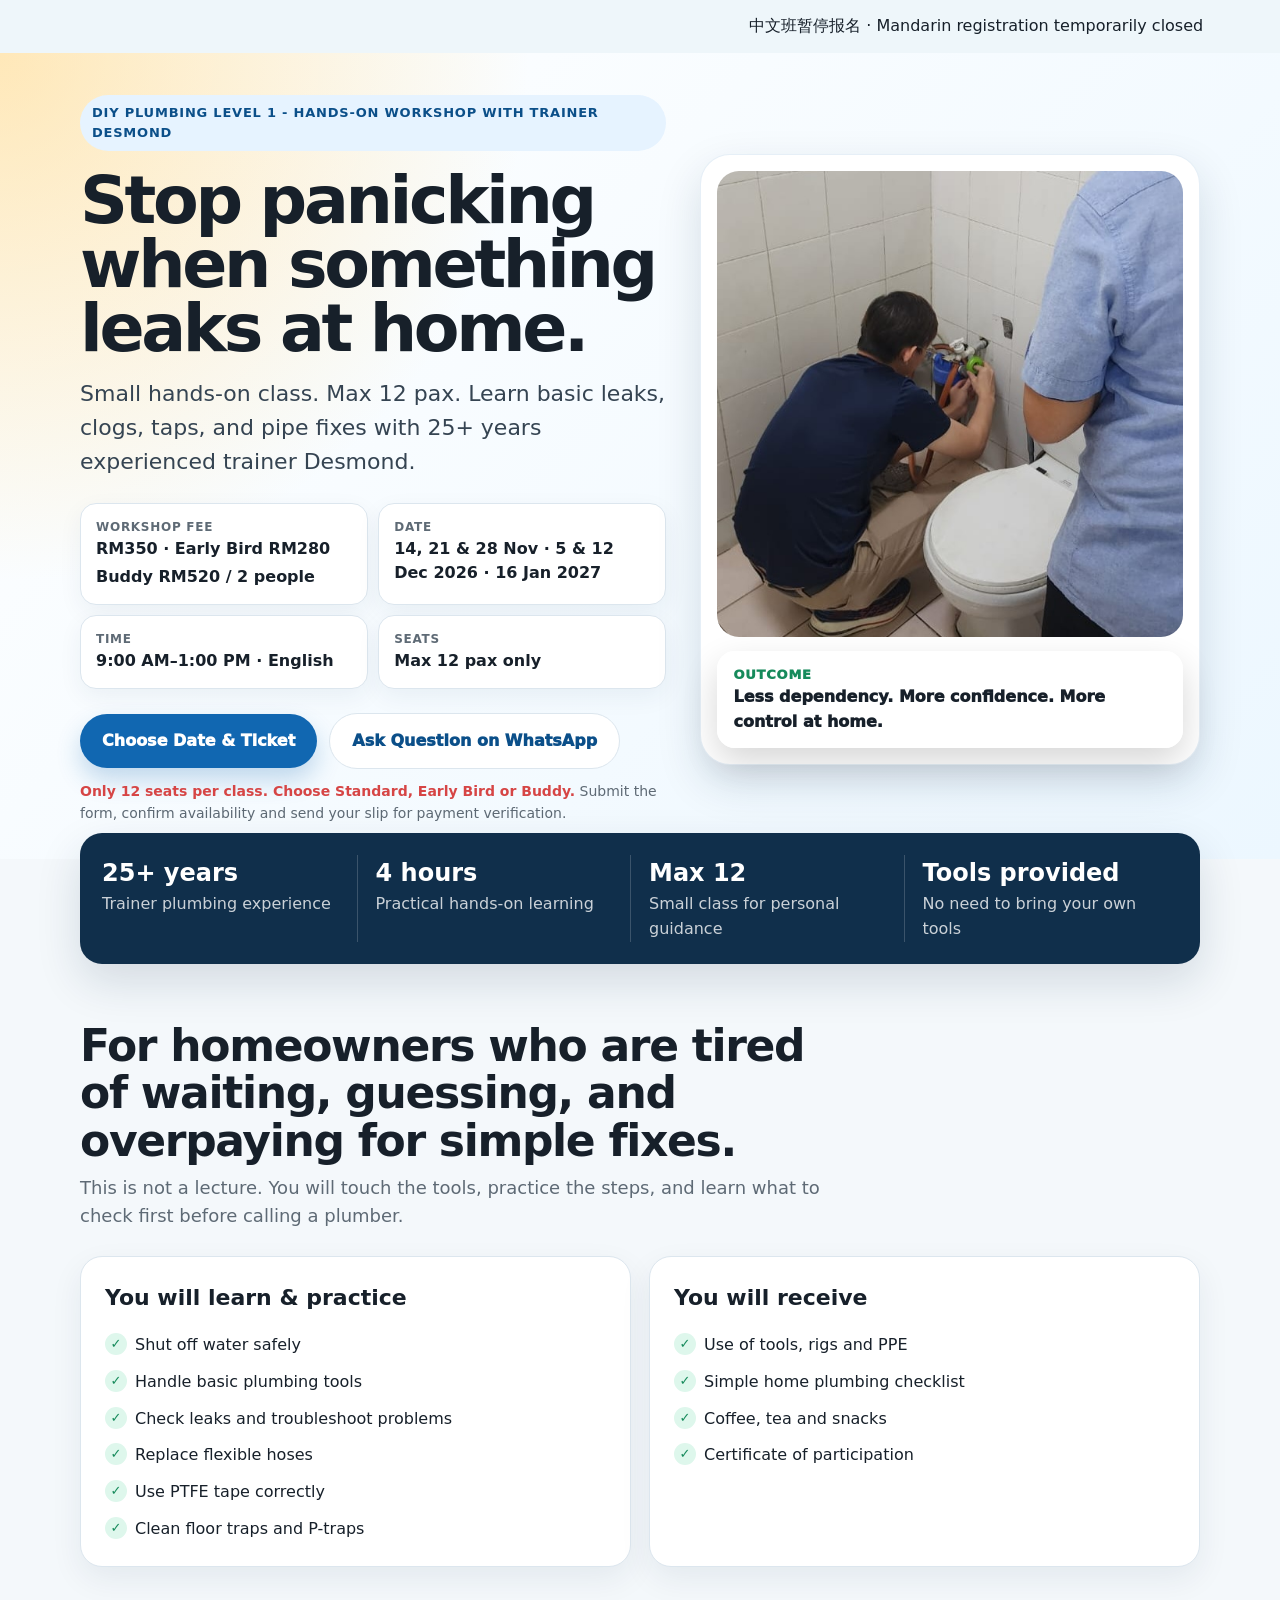
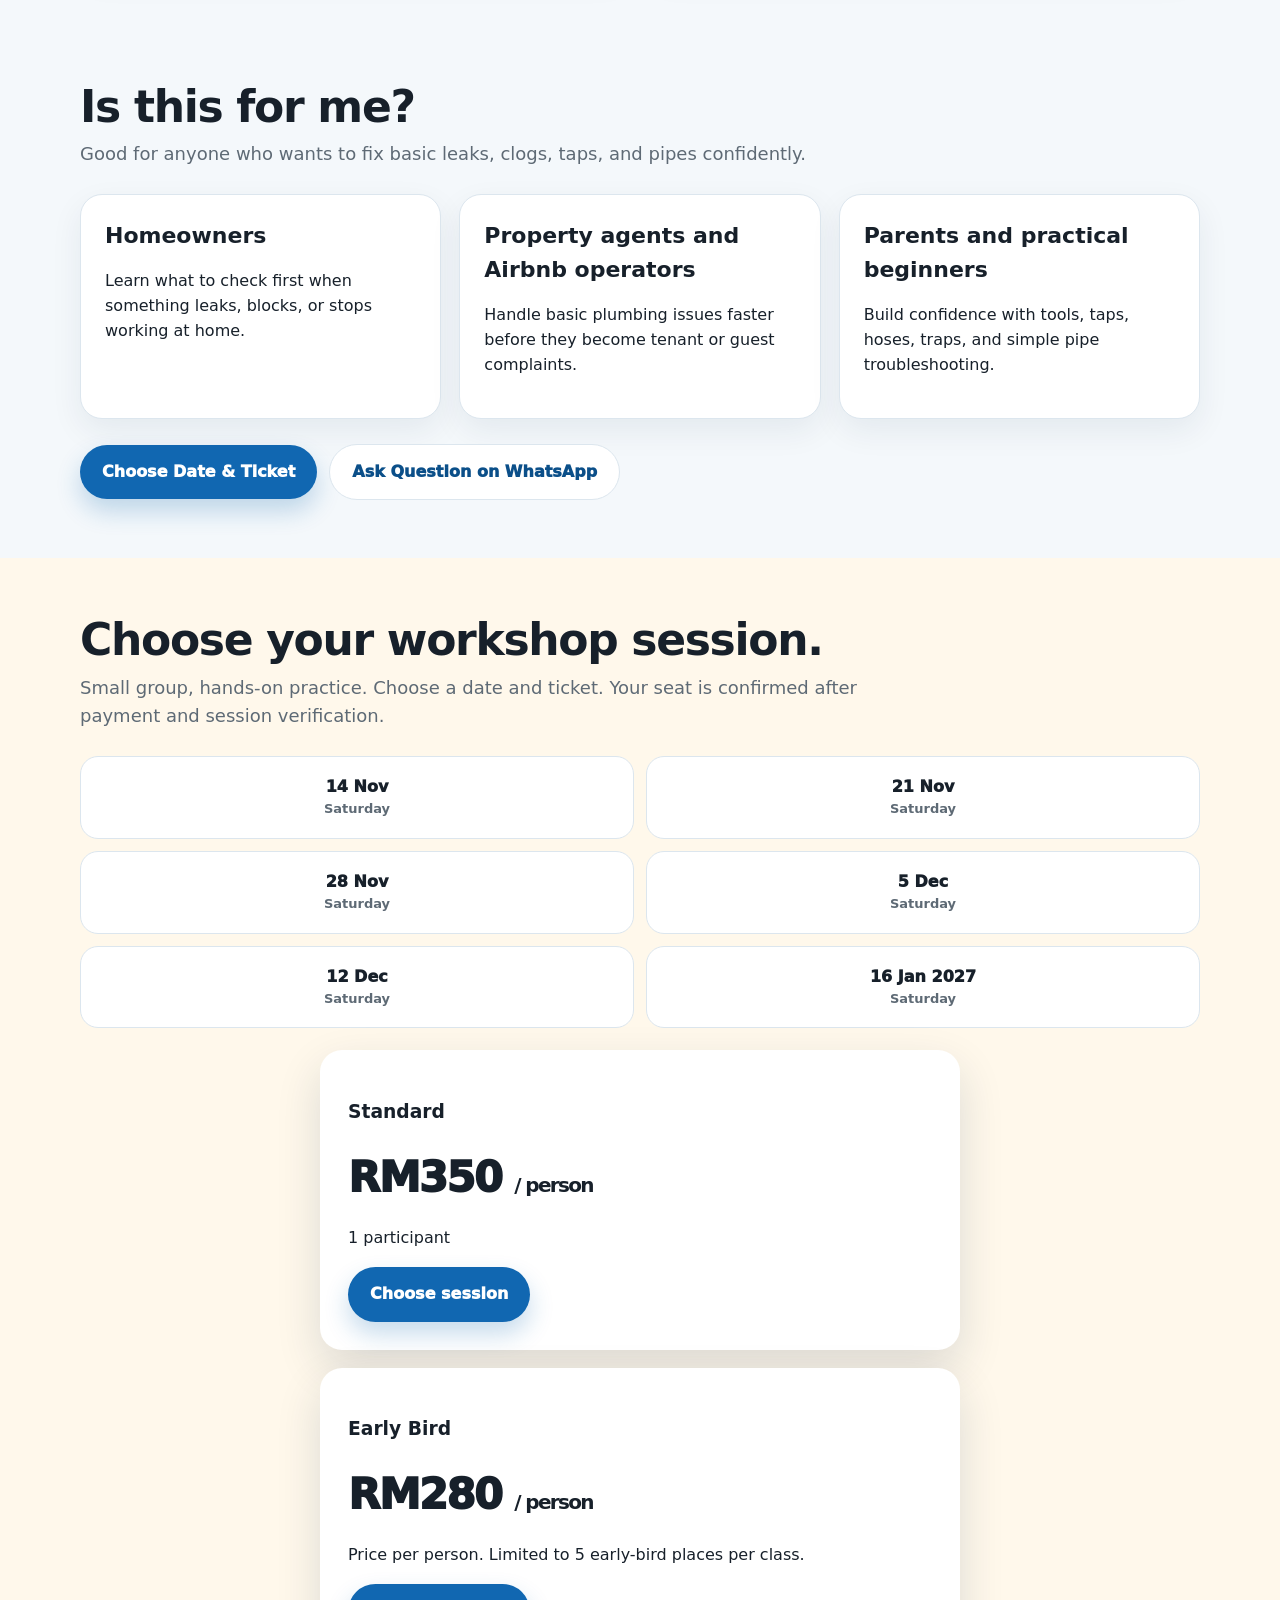
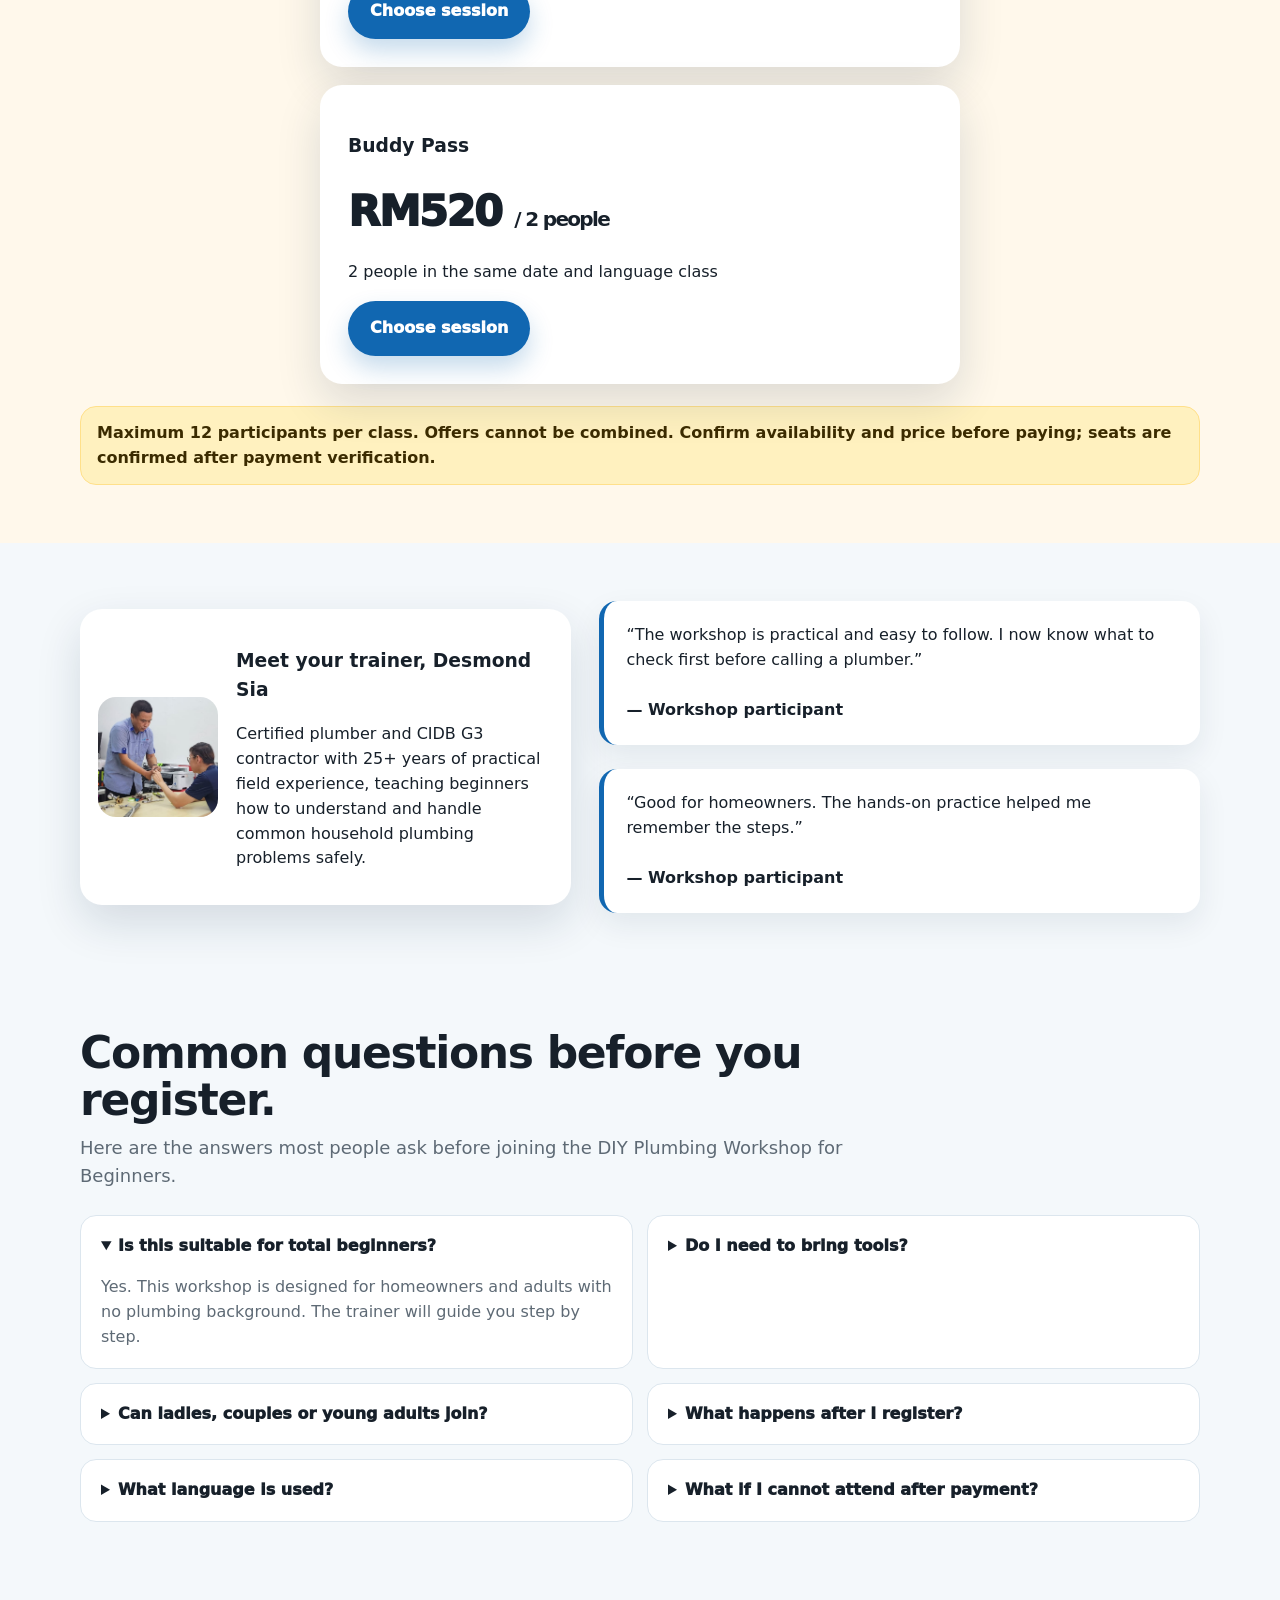
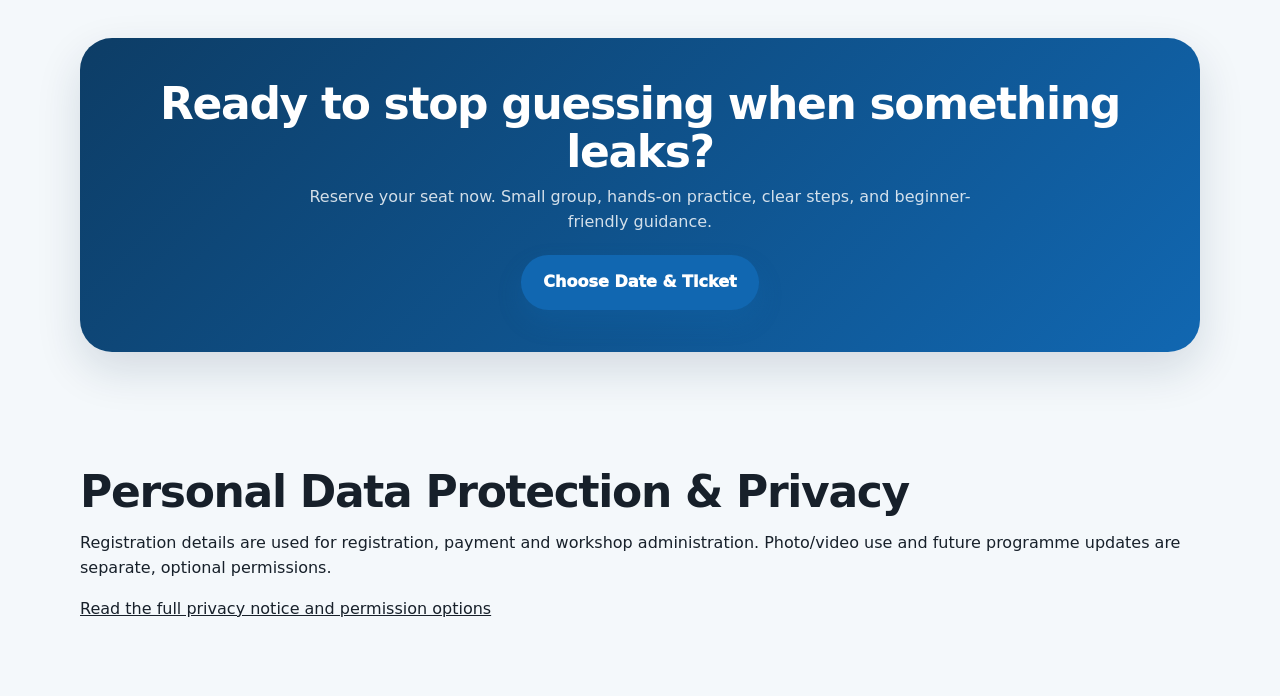
<file: index.html>
<!doctype html>
<html lang="en">
<head>
  <meta charset="utf-8">
  <meta name="viewport" content="width=device-width, initial-scale=1">
  <title>DIY Plumbing Workshop for Beginners in PJ | Hands-On Home Repair Class</title>
  <meta name="description" content="Learn to fix common home plumbing problems in a 4-hour hands-on DIY Plumbing Workshop in Damansara Damai, PJ. Beginner-friendly, small class, tools provided.">

  <meta property="og:title" content="DIY Plumbing Workshop for Beginners in PJ">
  <meta property="og:description" content="Stop panicking when something leaks at home. Learn common home plumbing fixes in a practical 4-hour hands-on workshop.">
  <meta property="og:type" content="website">
  <meta property="og:image" content="hero.jpg">

  <!-- Meta Pixel Code: DIY Plumbing August Meta Ads -->
  <script>
    !function(f,b,e,v,n,t,s)
    {if(f.fbq)return;n=f.fbq=function(){n.callMethod?
    n.callMethod.apply(n,arguments):n.queue.push(arguments)};
    if(!f._fbq)f._fbq=n;n.push=n;n.loaded=!0;n.version='2.0';
    n.queue=[];t=b.createElement(e);t.async=!0;
    t.src=v;s=b.getElementsByTagName(e)[0];
    s.parentNode.insertBefore(t,s)}(window, document,'script',
    'https://connect.facebook.net/en_US/fbevents.js');
    fbq('init', '1644467059955423');
    fbq('track', 'PageView');
    fbq('track', 'ViewContent', {
      content_name: 'DIY Plumbing Workshop October and November 2026',
      content_category: 'Workshop',
      value: 350,
      currency: 'MYR'
    });
  </script>
  <noscript>
    <img height="1" width="1" style="display:none"
      src="https://www.facebook.com/tr?id=1644467059955423&ev=PageView&noscript=1">
  </noscript>
  <!-- End Meta Pixel Code -->

  <style>
    :root {
      --ink: #17202a;
      --muted: #5e6a75;
      --blue: #1167b1;
      --blue-dark: #0b4f89;
      --yellow: #ffc857;
      --green: #168a5b;
      --cream: #fff8eb;
      --soft: #f4f8fb;
      --line: #dce6ee;
      --danger: #d64545;
      --shadow: 0 18px 45px rgba(14, 44, 69, .14);
      --radius: 22px;
    }

    * { box-sizing: border-box; }
    html { scroll-behavior: smooth; }

    body {
      margin: 0;
      font-family: Inter, ui-sans-serif, system-ui, -apple-system, BlinkMacSystemFont, "Segoe UI", sans-serif;
      color: var(--ink);
      background: var(--soft);
      line-height: 1.55;
    }

    a { color: inherit; }

    .wrap {
      width: min(1120px, calc(100% - 36px));
      margin: 0 auto;
    }

    .hero {
      background:
        radial-gradient(circle at top left, rgba(255, 200, 87, .42), transparent 35%),
        linear-gradient(135deg, #ffffff 0%, #ecf7ff 100%);
      padding: 42px 0 34px;
    }

    .hero-grid {
      display: grid;
      grid-template-columns: 1.08fr .92fr;
      gap: 34px;
      align-items: center;
    }

    .eyebrow {
      display: inline-flex;
      gap: 8px;
      align-items: center;
      padding: 8px 12px;
      border-radius: 999px;
      background: #e6f3ff;
      color: var(--blue-dark);
      font-weight: 900;
      font-size: 13px;
      text-transform: uppercase;
      letter-spacing: .06em;
    }

    h1 {
      font-size: clamp(39px, 5.2vw, 68px);
      line-height: .96;
      margin: 18px 0 16px;
      letter-spacing: -.05em;
    }

    .lead {
      color: #354452;
      font-size: clamp(18px, 2.2vw, 22px);
      margin: 0 0 22px;
      max-width: 680px;
    }

    .quick-facts {
      display: grid;
      grid-template-columns: repeat(2, minmax(0, 1fr));
      gap: 10px;
      margin: 24px 0;
    }

    .fact {
      background: white;
      border: 1px solid var(--line);
      padding: 14px 15px;
      border-radius: 16px;
      font-weight: 900;
      box-shadow: 0 8px 24px rgba(12, 55, 92, .06);
    }

    .fact span {
      display: block;
      font-size: 12px;
      color: var(--muted);
      font-weight: 800;
      text-transform: uppercase;
      letter-spacing: .06em;
    }

    .cta-row {
      display: flex;
      flex-wrap: wrap;
      gap: 12px;
      align-items: center;
    }

    .btn {
      display: inline-flex;
      align-items: center;
      justify-content: center;
      border: 0;
      border-radius: 999px;
      padding: 15px 22px;
      text-decoration: none;
      font-weight: 950;
      box-shadow: 0 12px 24px rgba(17, 103, 177, .24);
      transition: transform .15s ease, box-shadow .15s ease;
      cursor: pointer;
    }

    .btn:hover {
      transform: translateY(-1px);
      box-shadow: 0 16px 28px rgba(17, 103, 177, .3);
    }

    .btn-primary {
      background: var(--blue);
      color: white;
    }

    .btn-secondary {
      background: white;
      color: var(--blue-dark);
      border: 1px solid var(--line);
      box-shadow: none;
    }

    .microcopy {
      color: var(--muted);
      font-size: 14px;
      margin-top: 12px;
    }

    .microcopy strong { color: var(--danger); }

    .hero-card {
      background: white;
      border-radius: 30px;
      padding: 16px;
      box-shadow: var(--shadow);
      border: 1px solid rgba(17, 103, 177, .1);
      overflow: visible;
    }

    .hero-card img {
      width: 100%;
      display: block;
      border-radius: 22px;
      aspect-ratio: 1 / 1;
      object-fit: cover;
    }

    .seat-badge {
      background: rgba(255, 255, 255, .96);
      border-radius: 18px;
      padding: 14px 16px;
      margin-top: 14px;
      width: 100%;
      box-shadow: 0 14px 35px rgba(0, 0, 0, .16);
      font-weight: 950;
    }

    .seat-badge span {
      color: var(--green);
      display: block;
      font-size: 13px;
      text-transform: uppercase;
      letter-spacing: .06em;
    }

    section { padding: 58px 0; }

    .section-title {
      max-width: 780px;
      margin-bottom: 26px;
    }

    h2 {
      font-size: clamp(29px, 3.6vw, 44px);
      line-height: 1.08;
      margin: 0 0 10px;
      letter-spacing: -.03em;
    }

    .sub {
      color: var(--muted);
      font-size: 18px;
      margin: 0;
    }

    .proof-strip {
      margin-top: -26px;
      position: relative;
      z-index: 2;
    }

    .proof-box {
      background: #102f4b;
      color: white;
      border-radius: var(--radius);
      padding: 22px;
      display: grid;
      grid-template-columns: repeat(4, 1fr);
      gap: 18px;
      box-shadow: var(--shadow);
    }

    .proof-item {
      border-right: 1px solid rgba(255,255,255,.18);
      padding-right: 14px;
    }

    .proof-item:last-child { border-right: 0; }
    .proof-item strong { display: block; font-size: 24px; }
    .proof-item span { color: rgba(255,255,255,.78); }

    .cards {
      display: grid;
      grid-template-columns: repeat(3, minmax(0, 1fr));
      gap: 18px;
    }

    .card {
      background: white;
      border: 1px solid var(--line);
      border-radius: var(--radius);
      padding: 24px;
      box-shadow: 0 12px 32px rgba(14, 44, 69, .07);
    }

    .card h3 {
      margin: 0 0 10px;
      font-size: 22px;
    }

    .tick-list {
      list-style: none;
      padding: 0;
      margin: 18px 0 0;
      display: grid;
      gap: 12px;
    }

    .tick-list li {
      padding-left: 30px;
      position: relative;
    }

    .tick-list li:before {
      content: "✓";
      position: absolute;
      left: 0;
      top: 0;
      width: 22px;
      height: 22px;
      border-radius: 50%;
      background: #def7ec;
      color: var(--green);
      display: grid;
      place-items: center;
      font-weight: 900;
      font-size: 13px;
    }

    .offer { background: var(--cream); }

    .dates {
      display: grid;
      grid-template-columns: repeat(2, 1fr);
      gap: 12px;
      margin-bottom: 22px;
    }

    .date-card {
      background: white;
      border: 1px solid var(--line);
      border-radius: 18px;
      padding: 18px;
      text-align: center;
      font-weight: 950;
      color: inherit;
      text-decoration: none;
    }

    .date-card span {
      display: block;
      color: var(--muted);
      font-size: 13px;
      font-weight: 700;
    }

    .date-card.is-sold-out {
      background: #f3f6f9;
      color: #7a8a9a;
      border-style: dashed;
      cursor: not-allowed;
      pointer-events: none;
    }

    .sold-out-note {
      display: block;
      margin-top: 8px;
      color: #d04444;
      font-size: 13px;
      font-weight: 950;
    }

    .price-grid {
      display: grid;
      grid-template-columns: 1fr;
      gap: 18px;
      max-width: 640px;
      margin: 0 auto;
    }

    .price {
      background: white;
      border-radius: var(--radius);
      padding: 26px;
      border: 2px solid transparent;
      box-shadow: var(--shadow);
    }

    .price.featured {
      border-color: var(--yellow);
      transform: translateY(-8px);
    }

    .tag {
      display: inline-block;
      background: var(--yellow);
      color: #3b2b00;
      padding: 6px 10px;
      border-radius: 999px;
      font-size: 12px;
      font-weight: 950;
      text-transform: uppercase;
      letter-spacing: .06em;
      margin-bottom: 10px;
    }

    .amount {
      font-size: 42px;
      font-weight: 950;
      letter-spacing: -.04em;
      margin: 4px 0;
    }

    .price-note {
      margin: 22px 0 0;
      color: #3b2b00;
      font-weight: 800;
      background: #fff1bf;
      border: 1px solid #ffe08a;
      padding: 14px 16px;
      border-radius: 16px;
    }

    .split {
      display: grid;
      grid-template-columns: .9fr 1.1fr;
      gap: 28px;
      align-items: center;
    }

    .trainer {
      background: white;
      border-radius: var(--radius);
      padding: 18px;
      display: grid;
      grid-template-columns: 120px 1fr;
      gap: 18px;
      align-items: center;
      box-shadow: var(--shadow);
    }

    .trainer img {
      width: 120px;
      height: 120px;
      border-radius: 18px;
      object-fit: cover;
    }

    .quote {
      background: white;
      border-left: 5px solid var(--blue);
      border-radius: 18px;
      padding: 22px;
      box-shadow: 0 12px 30px rgba(14, 44, 69, .08);
    }

    .faq {
      display: grid;
      grid-template-columns: 1fr 1fr;
      gap: 14px;
    }

    details {
      background: white;
      border: 1px solid var(--line);
      border-radius: 16px;
      padding: 18px 20px;
    }

    summary {
      cursor: pointer;
      font-weight: 950;
    }

    details p {
      color: var(--muted);
      margin-bottom: 0;
    }

    .final-cta {
      background: linear-gradient(135deg, #0d3d66, #1167b1);
      color: white;
      text-align: center;
      border-radius: 32px;
      padding: 42px 24px;
      box-shadow: var(--shadow);
    }

    .final-cta p {
      color: rgba(255,255,255,.82);
      max-width: 700px;
      margin: 0 auto 20px;
    }

    .sticky-mobile { display: none; }
    .sticky-mobile.is-hidden { display: none; }

    @media (max-width: 860px) {
      .hero-grid,
      .split,
      .proof-box,
      .cards,
      .price-grid,
      .faq {
        grid-template-columns: 1fr;
      }

      .quick-facts,
      .dates { grid-template-columns: 1fr 1fr; }

      .proof-item {
        border-right: 0;
        border-bottom: 1px solid rgba(255,255,255,.18);
        padding-bottom: 16px;
      }

      .proof-item:last-child { border-bottom: 0; }
      .price.featured { transform: none; }
      section { padding: 42px 0; }
      body { padding-bottom: 76px; }

      .sticky-mobile {
        display: flex;
        position: fixed;
        z-index: 99;
        left: 12px;
        right: 12px;
        bottom: 12px;
      }

      .sticky-mobile .btn { width: 100%; }
    }

    @media (max-width: 520px) {
      .quick-facts,
      .dates,
      .trainer { grid-template-columns: 1fr; }

      .trainer img {
        width: 100%;
        height: 220px;
      }

      h1 { font-size: 42px; }
    }
  [hidden] { display: none !important; }

    .buddy-fee{display:block;margin-top:4px}
    .learning-cards{grid-template-columns:repeat(2,minmax(0,1fr))}
    .amount small{font-size:clamp(16px,2vw,20px);font-weight:600;white-space:nowrap}
    @media(max-width:980px){.learning-cards{grid-template-columns:1fr}}
  </style>
</head>
<body>
<nav style="padding:14px 6%;background:#eef6fa;text-align:right"><span>中文班暂停报名 · Mandarin registration temporarily closed</span></nav>

  <header class="hero">
    <div class="wrap hero-grid">
      <div>
        <div class="eyebrow">DIY Plumbing Level 1 - Hands-on workshop with trainer Desmond</div>
        <h1>Stop panicking when something leaks at home.</h1>
        <p class="lead">Small hands-on class. Max 12 pax. Learn basic leaks, clogs, taps, and pipe fixes with 25+ years experienced trainer Desmond.</p>

        <div class="quick-facts">
          <div class="fact"><span>Workshop Fee</span> RM350 · Early Bird RM280<div class="buddy-fee">Buddy RM520 / 2 people</div></div>
          <div class="fact"><span>Date</span> 14, 21 &amp; 28 Nov · 5 &amp; 12 Dec 2026 · 16 Jan 2027</div>
          <div class="fact"><span>Time</span> 9:00 AM–1:00 PM · English</div>
          <div class="fact"><span>Seats</span> Max 12 pax only</div>
        </div>

        <div class="cta-row">
          <a class="btn btn-primary js-register" href="register.html?source=hero-cta">Choose Date &amp; Ticket</a>
          <a class="btn btn-secondary" href="https://wa.me/60133083049?text=Hi%2C%20I%20have%20a%20question%20about%20DIY%20Plumbing%20Level%201">Ask Question on WhatsApp</a>
        </div>
        <div class="microcopy"><strong>Only 12 seats per class. Choose Standard, Early Bird or Buddy.</strong> Submit the form, confirm availability and send your slip for payment verification.</div>
      </div>

      <div class="hero-card">
        <img src="hero.jpg" alt="DIY Plumbing workshop hands-on training in Petaling Jaya">
        <div class="seat-badge"><span>Outcome</span> Less dependency. More confidence. More control at home.</div>
      </div>
    </div>
  </header>

  <div class="wrap proof-strip">
    <div class="proof-box">
      <div class="proof-item"><strong>25+ years</strong><span>Trainer plumbing experience</span></div>
      <div class="proof-item"><strong>4 hours</strong><span>Practical hands-on learning</span></div>
      <div class="proof-item"><strong>Max 12</strong><span>Small class for personal guidance</span></div>
      <div class="proof-item"><strong>Tools provided</strong><span>No need to bring your own tools</span></div>
    </div>
  </div>

  <section>
    <div class="wrap">
      <div class="section-title">
        <h2>For homeowners who are tired of waiting, guessing, and overpaying for simple fixes.</h2>
        <p class="sub">This is not a lecture. You will touch the tools, practice the steps, and learn what to check first before calling a plumber.</p>
      </div>

      <div class="cards learning-cards">
        <div class="card">
          <h3>You will learn &amp; practice</h3>
          <ul class="tick-list">
            <li>Shut off water safely</li>
            <li>Handle basic plumbing tools</li>
            <li>Check leaks and troubleshoot problems</li>
            <li>Replace flexible hoses</li>
            <li>Use PTFE tape correctly</li>
            <li>Clean floor traps and P-traps</li>
          </ul>
        </div>

        <div class="card">
          <h3>You will receive</h3>
          <ul class="tick-list">
            <li>Use of tools, rigs and PPE</li>
            <li>Simple home plumbing checklist</li>
            <li>Coffee, tea and snacks</li>
            <li>Certificate of participation</li>
          </ul>
        </div>
      </div>
    </div>
  </section>

  <section>
    <div class="wrap">
      <div class="section-title">
        <h2>Is this for me?</h2>
        <p class="sub">Good for anyone who wants to fix basic leaks, clogs, taps, and pipes confidently.</p>
      </div>

      <div class="cards">
        <div class="card">
          <h3>Homeowners</h3>
          <p>Learn what to check first when something leaks, blocks, or stops working at home.</p>
        </div>

        <div class="card">
          <h3>Property agents and Airbnb operators</h3>
          <p>Handle basic plumbing issues faster before they become tenant or guest complaints.</p>
        </div>

        <div class="card">
          <h3>Parents and practical beginners</h3>
          <p>Build confidence with tools, taps, hoses, traps, and simple pipe troubleshooting.</p>
        </div>
      </div>

      <br>
      <div class="cta-row">
        <a class="btn btn-primary js-register" href="register.html?source=mid-page-cta">Choose Date &amp; Ticket</a>
        <a class="btn btn-secondary" href="https://wa.me/60133083049?text=Hi%2C%20I%20have%20a%20question%20about%20DIY%20Plumbing%20Level%201">Ask Question on WhatsApp</a>
      </div>
    </div>
  </section>


  <section class="offer" id="pricing">
    <div class="wrap">
      <div class="section-title">
        <h2>Choose your workshop session.</h2>
        <p class="sub">Small group, hands-on practice. Choose a date and ticket. Your seat is confirmed after payment and session verification.</p>
      </div>

      <div class="dates">




<a class="date-card js-register" href="register.html?session=L1-20261114-EN&amp;source=date-card">14 Nov <span>Saturday</span></a>
<a class="date-card js-register" href="register.html?session=L1-20261121-EN&amp;source=date-card">21 Nov <span>Saturday</span></a>
<a class="date-card js-register" href="register.html?session=L1-20261128-EN&amp;source=date-card">28 Nov <span>Saturday</span></a>
<a class="date-card js-register" href="register.html?session=L1-20261205-EN&amp;source=date-card">5 Dec <span>Saturday</span></a>
<a class="date-card js-register" href="register.html?session=L1-20261212-EN&amp;source=date-card">12 Dec <span>Saturday</span></a>
<a class="date-card js-register" href="register.html?session=L1-20270116-EN&amp;source=date-card">16 Jan 2027 <span>Saturday</span></a>



      </div>

      <div class="price-grid"><div class="price"><h3>Standard</h3><div class="amount">RM350 <small>/ person</small></div><p>1 participant</p><a class="btn btn-primary js-register" href="register.html?ticket=standard&amp;source=pricing-standard">Choose session</a></div><div class="price"><h3>Early Bird</h3><div class="amount">RM280 <small>/ person</small></div><p>Price per person. Limited to 5 early-bird places per class.</p><a class="btn btn-primary js-register" href="register.html?ticket=early&amp;source=pricing-early">Choose session</a></div><div class="price"><h3>Buddy Pass</h3><div class="amount">RM520 <small>/ 2 people</small></div><p>2 people in the same date and language class</p><a class="btn btn-primary js-register" href="register.html?ticket=buddy&amp;source=pricing-buddy">Choose session</a></div></div>

      <div class="price-note">Maximum 12 participants per class. Offers cannot be combined. Confirm availability and price before paying; seats are confirmed after payment verification.</div>
    </div>
  </section>

  <section>
    <div class="wrap split">
      <div class="trainer">
        <img src="desmond.jpg" alt="Trainer Desmond Sia, certified plumber">
        <div>
          <h3>Meet your trainer, Desmond Sia</h3>
          <p>Certified plumber and CIDB G3 contractor with 25+ years of practical field experience, teaching beginners how to understand and handle common household plumbing problems safely.</p>
        </div>
      </div>

      <div>
        <div class="quote">“The workshop is practical and easy to follow. I now know what to check first before calling a plumber.”<br><br><strong>— Workshop participant</strong></div>
        <br>
        <div class="quote">“Good for homeowners. The hands-on practice helped me remember the steps.”<br><br><strong>— Workshop participant</strong></div>
      </div>
    </div>
  </section>

  <section id="faq">
    <div class="wrap">
      <div class="section-title">
        <h2>Common questions before you register.</h2>
        <p class="sub">Here are the answers most people ask before joining the DIY Plumbing Workshop for Beginners.</p>
      </div>

      <div class="faq">
        <details open>
          <summary>Is this suitable for total beginners?</summary>
          <p>Yes. This workshop is designed for homeowners and adults with no plumbing background. The trainer will guide you step by step.</p>
        </details>

        <details>
          <summary>Do I need to bring tools?</summary>
          <p>No. Tools, practice rigs and basic safety items are provided during the class.</p>
        </details>

        <details>
          <summary>Can ladies, couples or young adults join?</summary>
          <p>Yes. The class is beginner-friendly and suitable for anyone who wants more confidence handling home maintenance.</p>
        </details>

        <details>
          <summary>What happens after I register?</summary>
          <p>You will receive payment instructions and confirmation details for your selected date. Your seat is confirmed after payment verification.</p>
        </details>

        <details>
          <summary>What language is used?</summary>
          <p>Morning classes are in English (9:00 AM–1:00 PM). Mandarin class registration is temporarily closed.</p>
        </details>

        <details>
          <summary>What if I cannot attend after payment?</summary>
          <p>You may transfer your seat to another person or contact the organiser for available options.</p>
        </details>
      </div>
    </div>
  </section>

  <section>
    <div class="wrap">
      <div class="final-cta">
        <h2>Ready to stop guessing when something leaks?</h2>
        <p>Reserve your seat now. Small group, hands-on practice, clear steps, and beginner-friendly guidance.</p>
        <a class="btn btn-primary js-register" href="register.html?source=final-cta">Choose Date &amp; Ticket</a>
      </div>
    </div>
  </section>

<section id="privacy"><div class="wrap"><h2>Personal Data Protection &amp; Privacy</h2><p>Registration details are used for registration, payment and workshop administration. Photo/video use and future programme updates are separate, optional permissions.</p><p><a href="register.html#pdpa-heading">Read the full privacy notice and permission options</a></p></div></section>
  <div class="sticky-mobile">
    <a class="btn btn-primary js-register" href="register.html?source=sticky-mobile">Choose Date &amp; Ticket</a>
  </div>

  <script>
    document.querySelectorAll('.js-register').forEach(function(button) {
      button.addEventListener('click', function() {
        if (typeof gtag === 'function') {
          gtag('event', 'click_register', {
            event_category: 'landing_page',
            event_label: button.textContent.trim()
          });
        }
      });
    });

    document.querySelectorAll('details').forEach(function(item) {
      item.addEventListener('toggle', function() {
        if (item.open && typeof gtag === 'function') {
          gtag('event', 'faq_open', {
            event_category: 'landing_page',
            event_label: item.querySelector('summary').textContent.trim()
          });
        }
      });
    });

    const stickyMobile = document.querySelector('.sticky-mobile');
    const heroCard = document.querySelector('.hero-card');
    if (stickyMobile && heroCard && 'IntersectionObserver' in window) {
      const heroObserver = new IntersectionObserver(function(entries) {
        const heroVisible = entries.some(function(entry) {
          return entry.isIntersecting;
        });
        stickyMobile.classList.toggle('is-hidden', heroVisible);
      }, { threshold: 0.05 });

      heroObserver.observe(heroCard);
    }
  </script>

<script src="sessions.js"></script><script src="landing-session.js"></script></body>
</html>
</file>
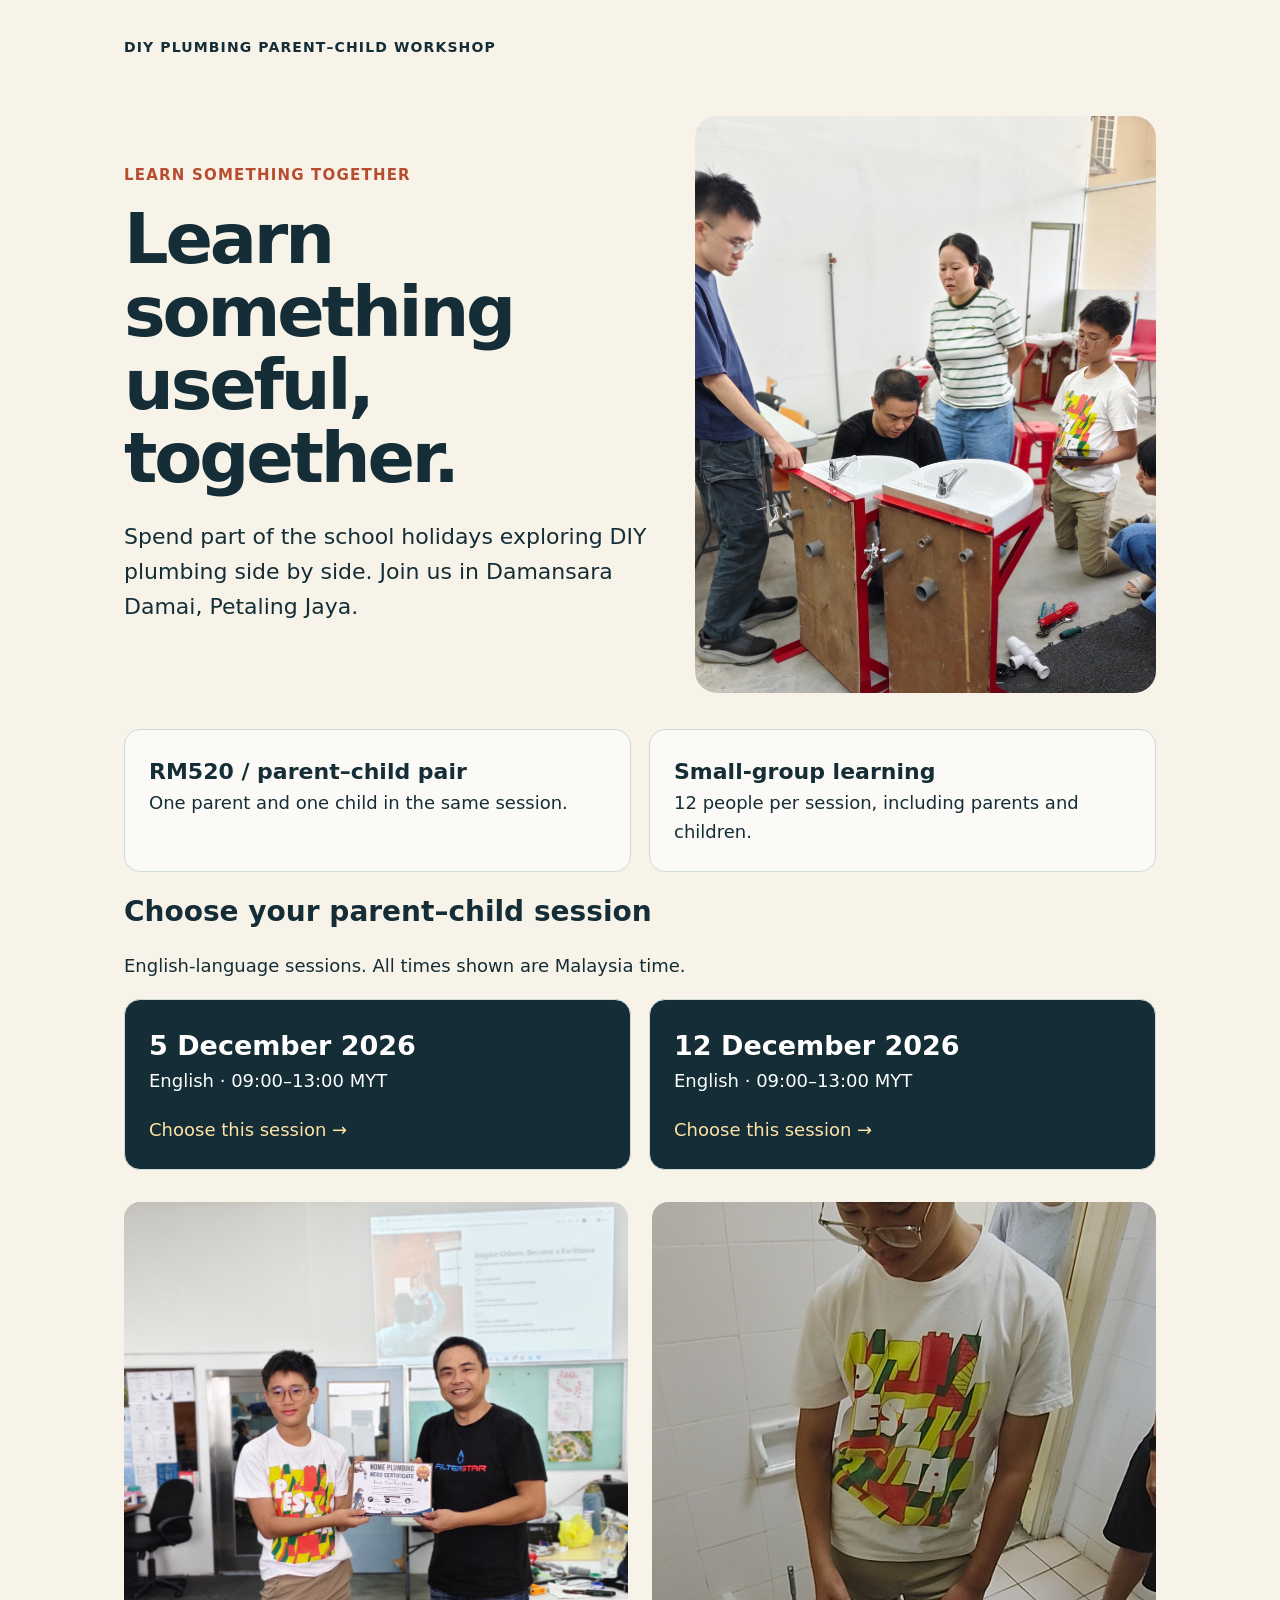
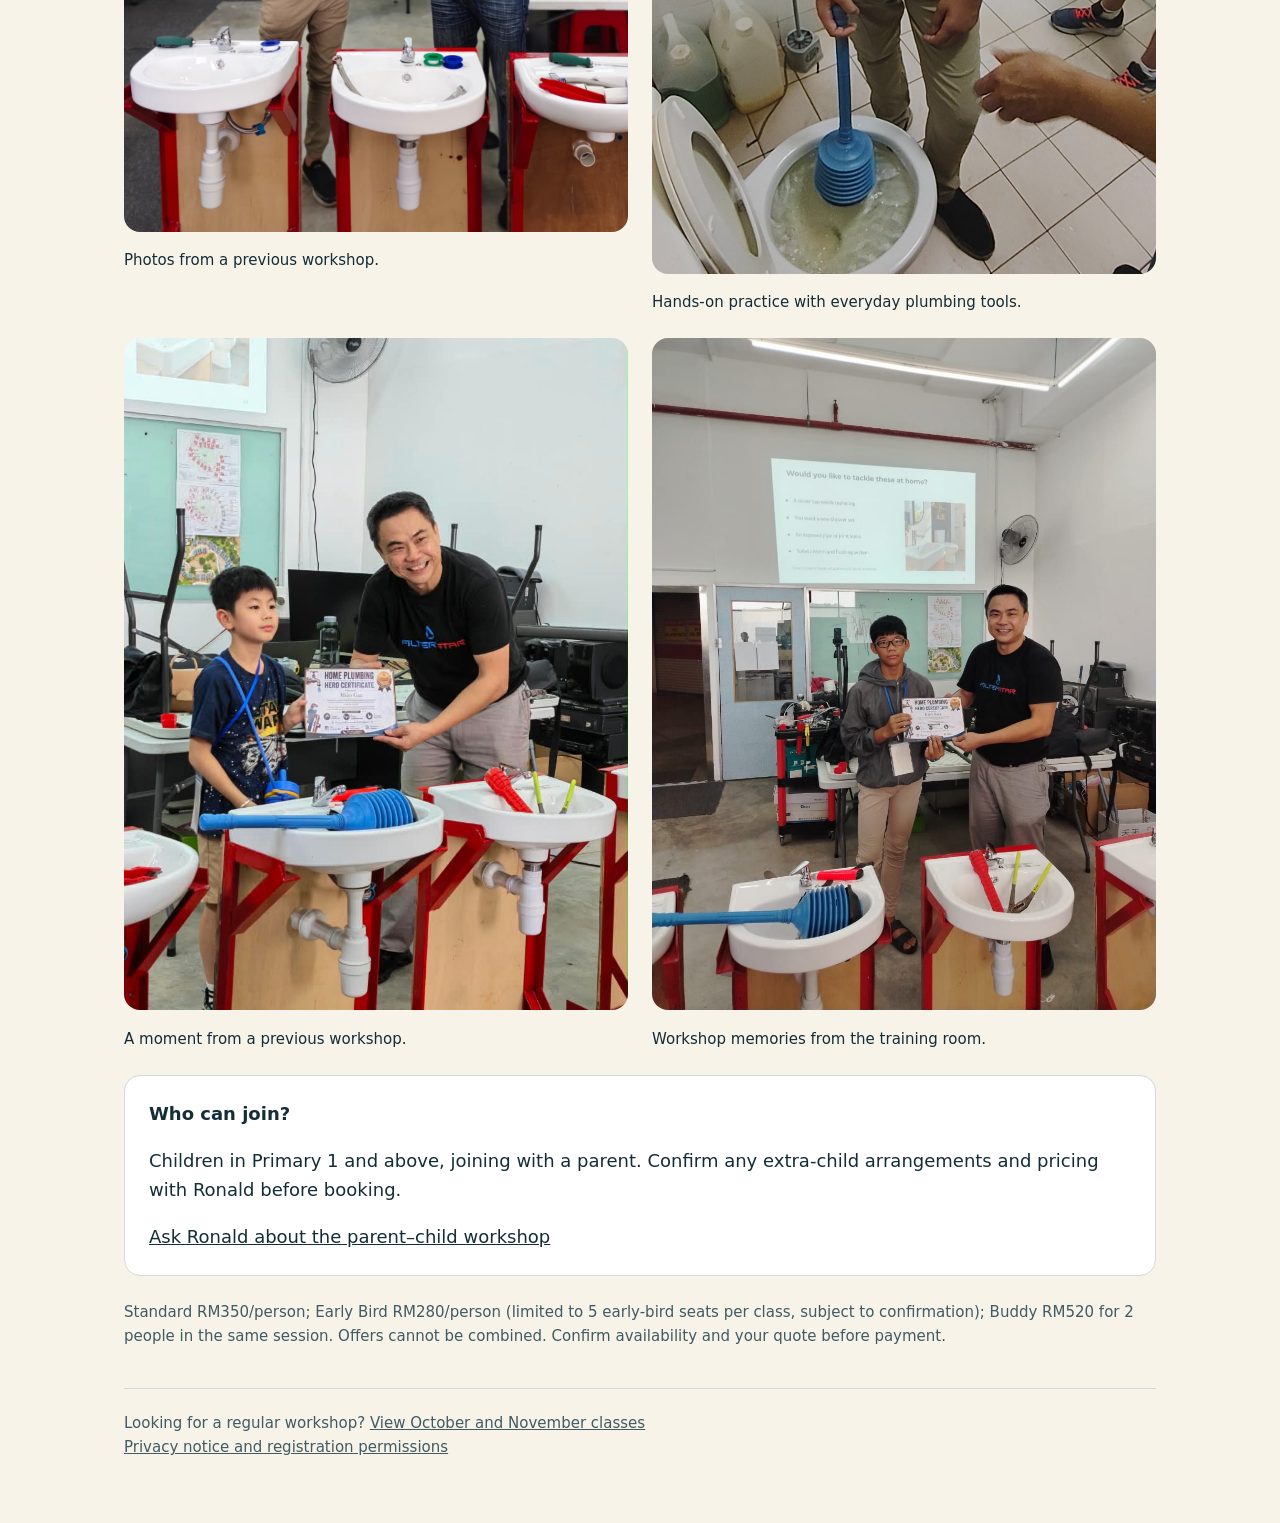
<file: parent-child/index.html>
<!doctype html>
<html lang="en">
<head>
<meta charset="utf-8"><meta name="viewport" content="width=device-width, initial-scale=1">
<title>DIY Plumbing Parent–Child Workshop</title>
<meta name="description" content="A dedicated parent–child DIY plumbing workshop project in Damansara Damai, PJ. For children in Primary 1 and above, joining with a parent. Check session availability before booking.">
<style>
:root{color-scheme:light;--ink:#142d36;--paper:#f7f3e9;--accent:#b84c2e;--line:#cfdbd7}*{box-sizing:border-box}body{margin:0;background:var(--paper);color:var(--ink);font:18px/1.6 system-ui,sans-serif}main{max-width:1080px;padding:36px 24px 64px;margin:auto}a{color:inherit}.top{font-size:14px;letter-spacing:.08em;font-weight:700;text-transform:uppercase}.hero{padding:58px 0 36px;max-width:800px}.eyebrow{color:var(--accent);font-weight:700;font-size:15px;letter-spacing:.08em;text-transform:uppercase}h1{font-size:clamp(42px,7vw,78px);line-height:1.04;letter-spacing:-.045em;margin:16px 0 24px}h2{font-size:28px;line-height:1.2}.intro{font-size:22px;max-width:670px}.details,.dates{display:grid;grid-template-columns:repeat(2,minmax(0,1fr));gap:18px}.detail,.date-card,.note{border:1px solid var(--line);border-radius:16px;padding:24px}.detail{background:#fff9}.detail strong{display:block;font-size:22px}.date-card{background:var(--ink);color:white;text-decoration:none;display:block;transition:transform .15s}.date-card:hover{transform:translateY(-3px)}.date-card:focus-visible{outline:4px solid var(--accent);outline-offset:4px}.date-card strong,.date-card span{display:block}.date-card strong{font-size:27px}.date-card .cta{margin-top:20px;color:#ffe3a6}.note{margin:24px 0;background:#fff}.small{font-size:15px;color:#405b62}footer{margin-top:40px;border-top:1px solid var(--line);padding-top:22px}@media(max-width:620px){main{padding:24px 20px 48px}.hero{padding-top:32px}.details,.dates{grid-template-columns:1fr}}

.hero{max-width:none;display:grid;grid-template-columns:1.15fr 1fr;gap:40px;align-items:center}.hero img{width:100%;aspect-ratio:4/5;object-fit:cover;object-position:50% 12%;border-radius:22px}.hero h1{font-size:clamp(42px,5.7vw,70px)}.photo-story{display:grid;grid-template-columns:1fr 1fr;gap:24px;margin-top:32px}.photo-story figure{margin:0}.photo-story img{width:100%;aspect-ratio:4/5;object-fit:cover;border-radius:16px}.photo-story figcaption{font-size:15px;margin-top:8px}@media(max-width:720px){.hero{grid-template-columns:1fr;gap:24px}.hero img{max-height:580px}.photo-story{gap:14px}}
@media(max-width:620px){.photo-story{grid-template-columns:1fr;gap:24px}}
</style>
<script>
    !function(f,b,e,v,n,t,s)
    {if(f.fbq)return;n=f.fbq=function(){n.callMethod?
    n.callMethod.apply(n,arguments):n.queue.push(arguments)};
    if(!f._fbq)f._fbq=n;n.push=n;n.loaded=!0;n.version='2.0';
    n.queue=[];t=b.createElement(e);t.async=!0;
    t.src=v;s=b.getElementsByTagName(e)[0];
    s.parentNode.insertBefore(t,s)}(window, document,'script',
    'https://connect.facebook.net/en_US/fbevents.js');
    fbq('init', '1644467059955423');
    fbq('track', 'PageView');
    fbq('track', 'ViewContent', {
      content_name: 'DIY Plumbing Parent–Child Workshop December 2026',
      content_category: 'Workshop',
      value: 350,
      currency: 'MYR'
    });
  </script>
  <noscript>
    <img height="1" width="1" style="display:none"
      src="https://www.facebook.com/tr?id=1644467059955423&ev=PageView&noscript=1">
  </noscript>
</head>
<body data-project="parent-child">
<main>
<div class="top">DIY Plumbing Parent–Child Workshop</div>
<section class="hero"><div><div class="eyebrow">Learn something together</div><h1>Learn something useful,<br>together.</h1><p class="intro">Spend part of the school holidays exploring DIY plumbing side by side. Join us in Damansara Damai, Petaling Jaya.</p></div><img src="assets/1000322130.jpg" alt="Participants gathered at workshop practice sinks"></section>
<div class="details"><div class="detail"><strong id="project-buddy-price">Buddy pair</strong>One parent and one child in the same session.</div><div class="detail"><strong>Small-group learning</strong><span id="project-capacity">12 people per session, including parents and children.</span></div></div>
<section aria-labelledby="dates-heading"><h2 id="dates-heading">Choose your parent–child session</h2><p>English-language sessions. All times shown are Malaysia time.</p><div id="project-dates" class="dates"></div><noscript>Please enable JavaScript or contact Ronald to check the December parent–child sessions.</noscript></section>
<section class="photo-story" aria-label="Photos from previous workshops"><figure><img loading="lazy" src="assets/1000322121.jpg" style="object-position:50% 62%" alt="Workshop participants holding a certificate beside practice basins"><figcaption>Photos from a previous workshop.</figcaption></figure><figure><img loading="lazy" src="assets/1000322131.jpg" style="aspect-ratio:3/4;object-position:50% 58%" alt="A participant practising with a plunger"><figcaption>Hands-on practice with everyday plumbing tools.</figcaption></figure><figure><img loading="lazy" src="assets/1000322125(1).jpg" style="aspect-ratio:3/4;object-fit:contain" alt="Workshop participants displaying a certificate beside practice sinks"><figcaption>A moment from a previous workshop.</figcaption></figure><figure><img loading="lazy" src="assets/1000322122(1).jpg" style="aspect-ratio:3/4;object-fit:contain" alt="Workshop participants holding a certificate in the training room"><figcaption>Workshop memories from the training room.</figcaption></figure></section><aside class="note"><strong>Who can join?</strong><p>Children in Primary 1 and above, joining with a parent. Confirm any extra-child arrangements and pricing with Ronald before booking.</p><a href="https://wa.me/60133083049" target="_blank" rel="noopener">Ask Ronald about the parent–child workshop</a></aside>
<p id="project-price-policy" class="small"></p>
<footer class="small">Looking for a regular workshop? <a href="../index.html">View October and November classes</a><br><a href="register.html#pdpa-heading">Privacy notice and registration permissions</a></footer>
</main>
<script src="../sessions.js"></script><script src="session-scope.js"></script><script src="../tickets.js"></script><script src="landing.js"></script>
</body></html>
</file>
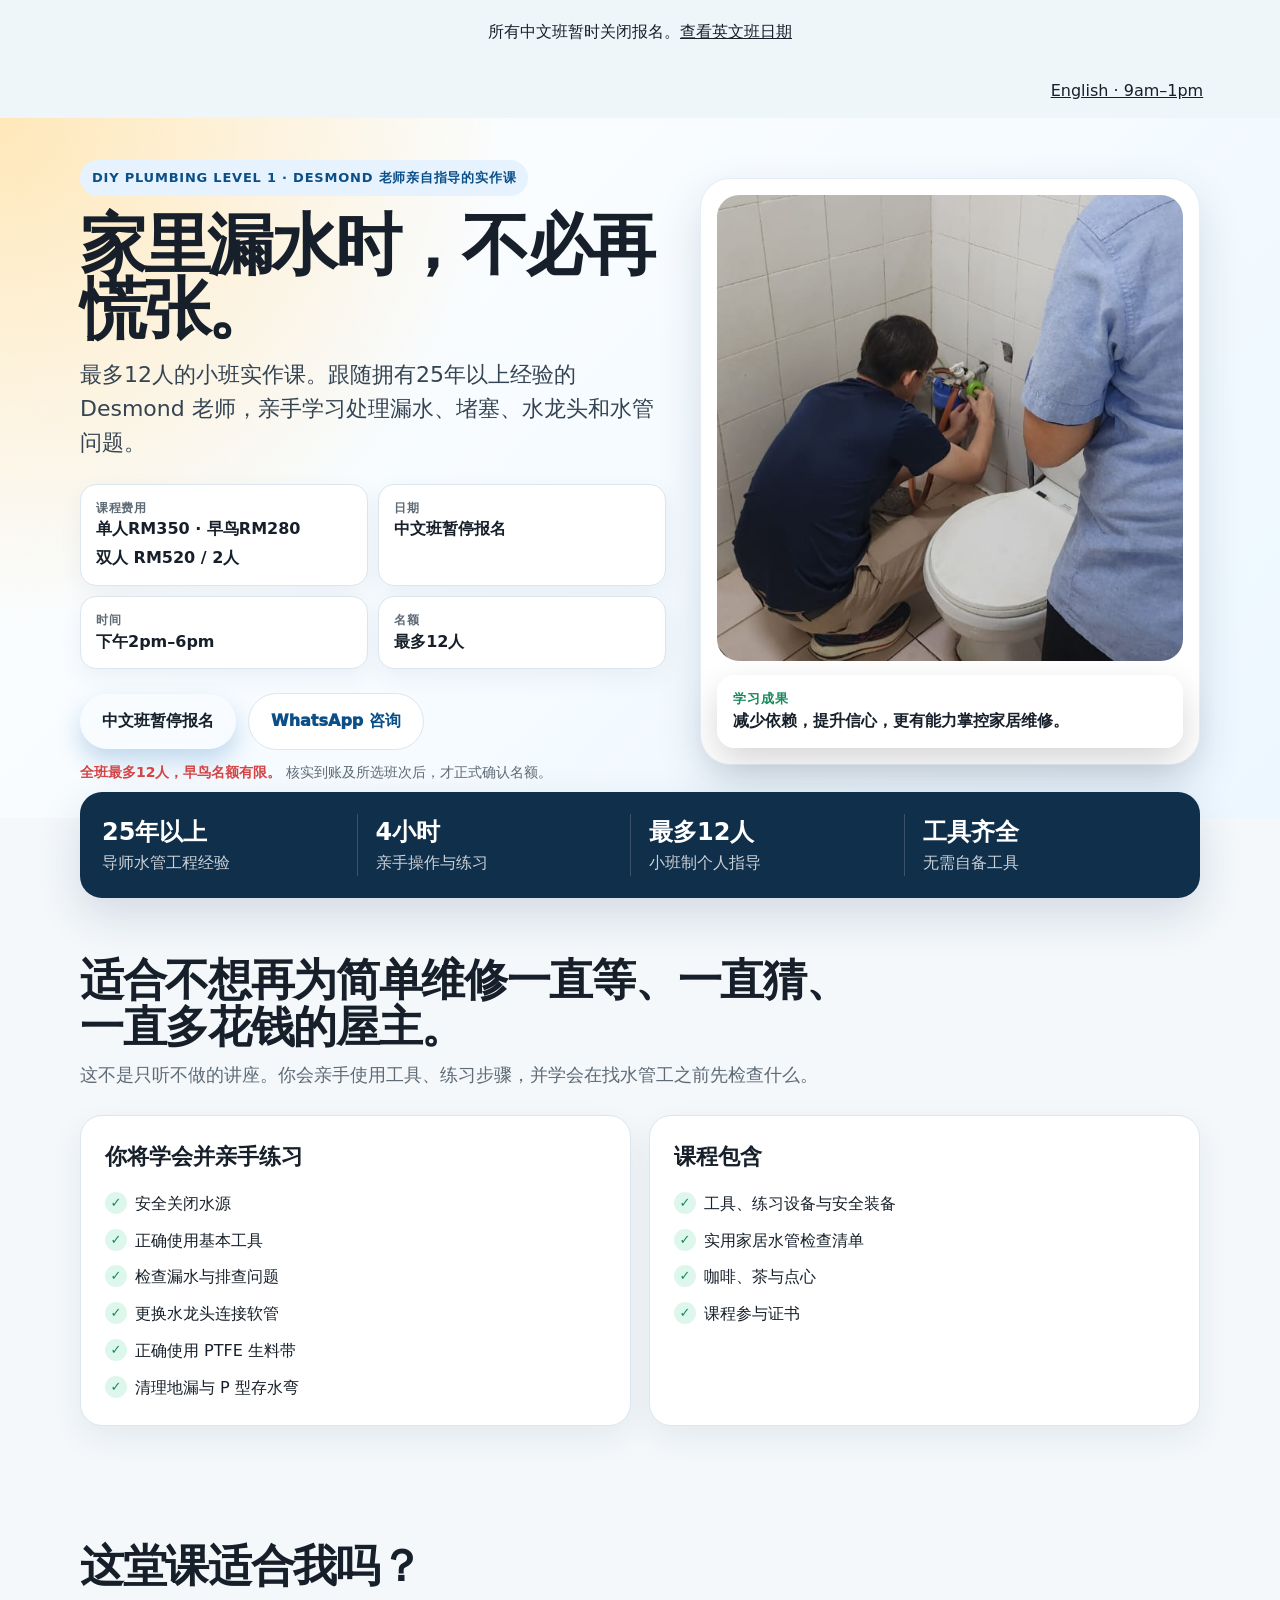
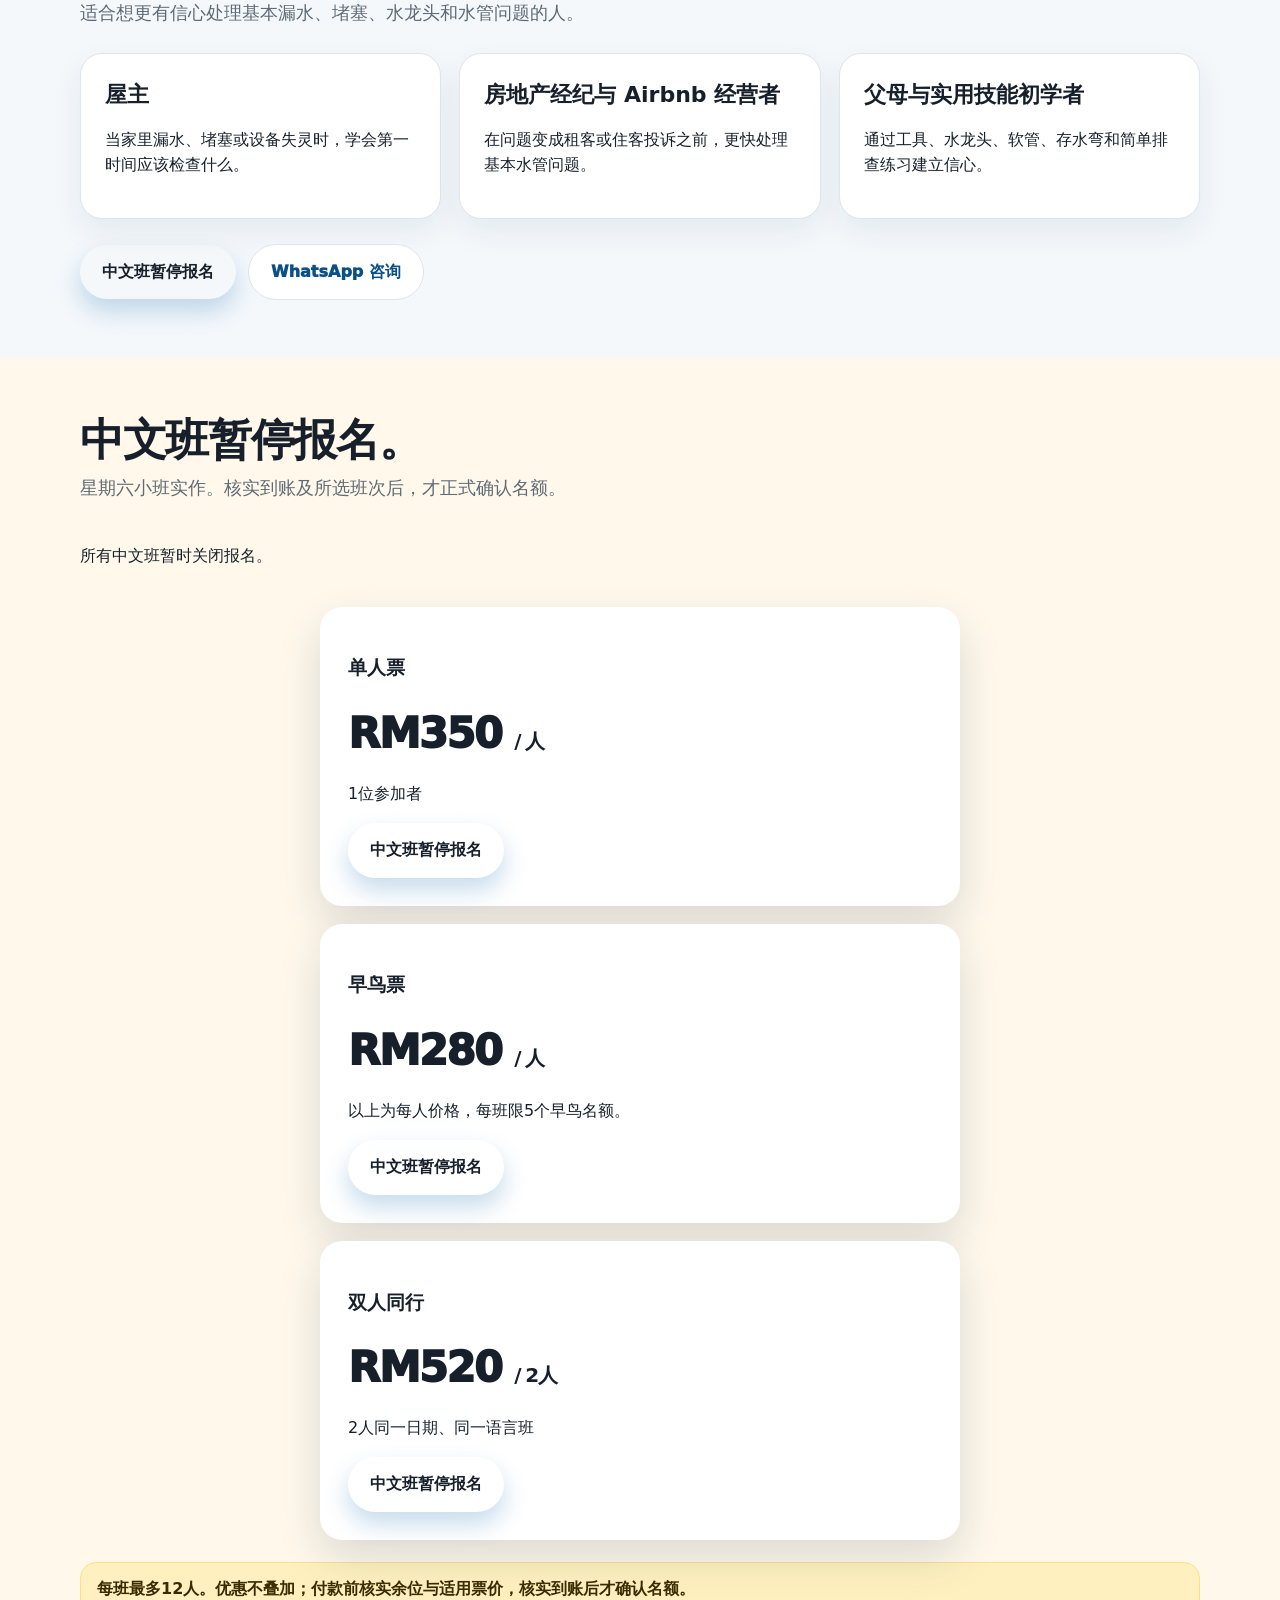
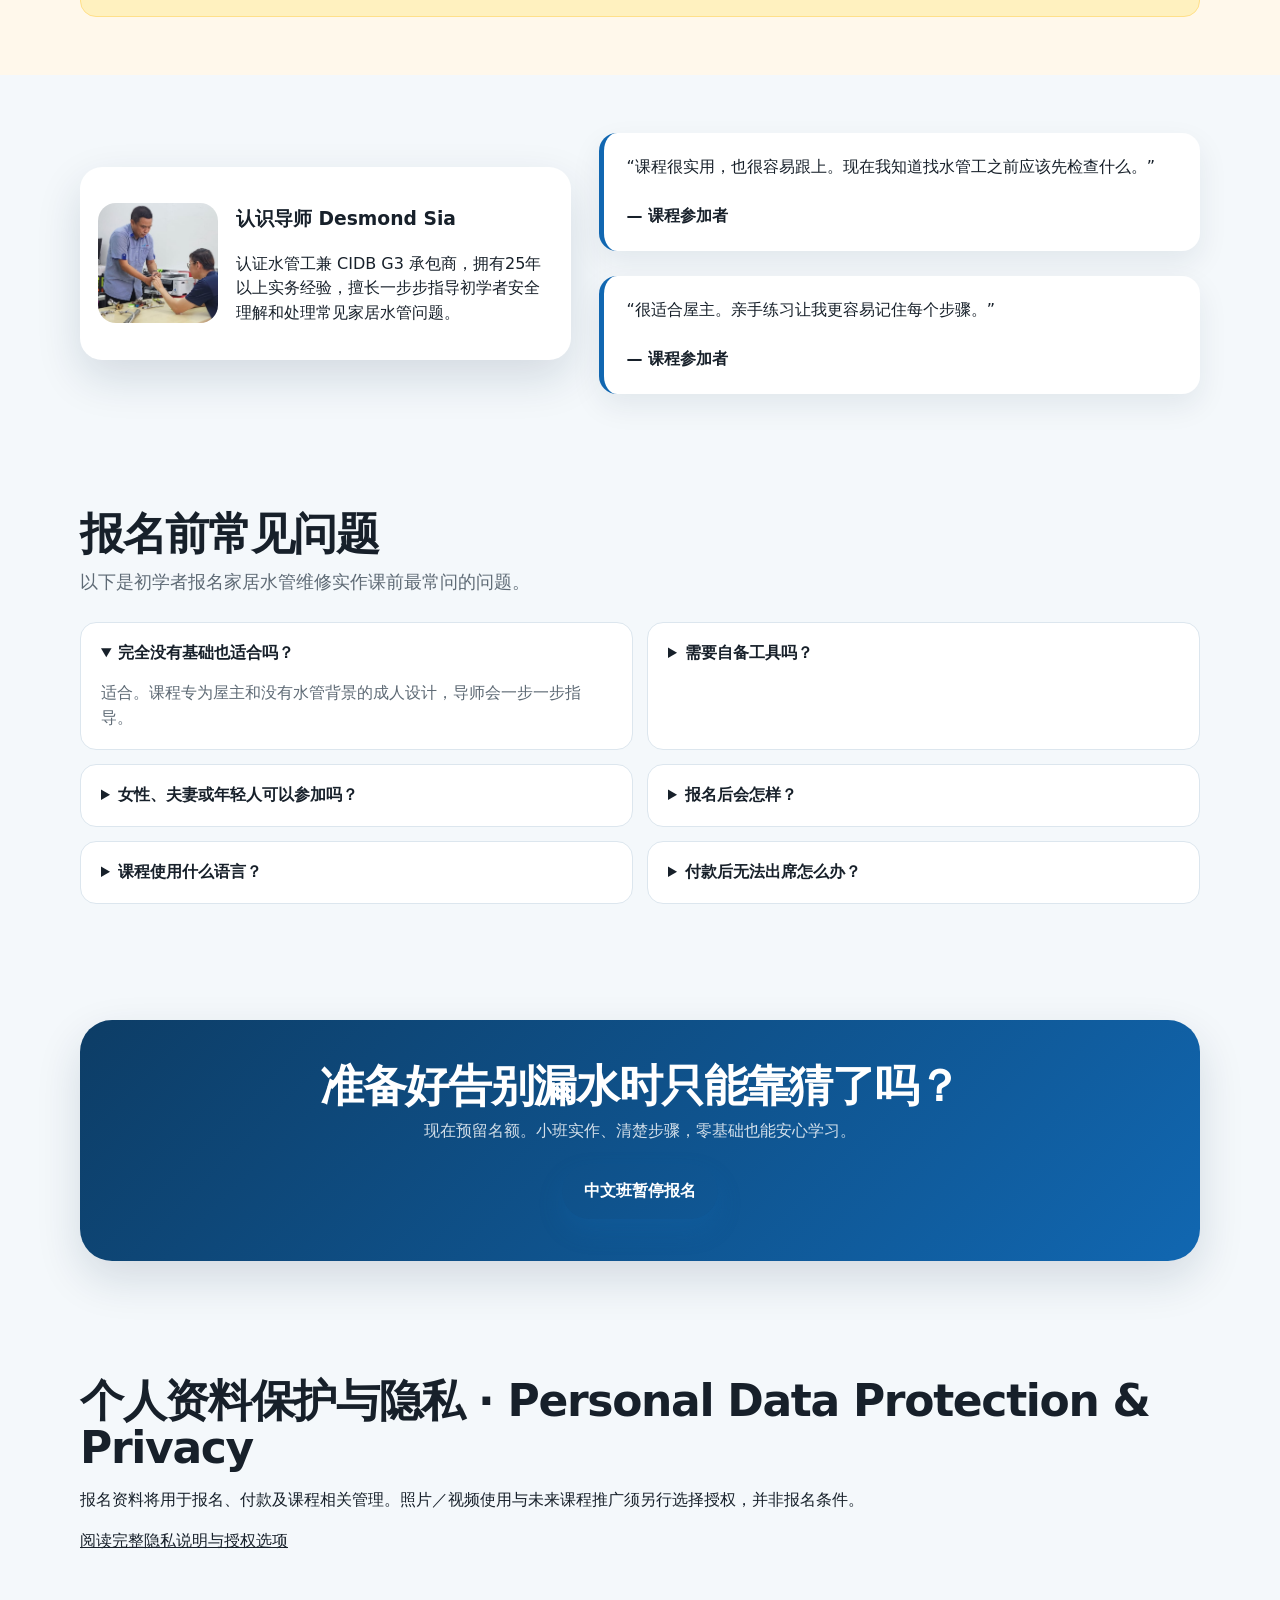
<file: zh/index.html>
<!doctype html>
<html lang="zh-Hans">
<head>
  <meta charset="utf-8">
  <meta name="viewport" content="width=device-width, initial-scale=1">
  <title>PJ 零基础家居水管维修实作课 | DIY Plumbing Level 1</title>
  <meta name="description" content="10月星期六来到 Damansara Damai，参加4小时小班制家居水管维修实作课。零基础也能学会处理常见漏水、堵塞、水龙头和水管问题。">

  <meta property="og:title" content="PJ 零基础家居水管维修实作课">
  <meta property="og:description" content="家里漏水时不再慌张。10月星期六，用4小时亲手学会常见家居水管维修。">
  <meta property="og:type" content="website">
  <meta property="og:image" content="../hero.jpg">

  <!-- Meta Pixel Code: DIY Plumbing Mandarin October Meta Ads -->
  <script>
    !function(f,b,e,v,n,t,s)
    {if(f.fbq)return;n=f.fbq=function(){n.callMethod?
    n.callMethod.apply(n,arguments):n.queue.push(arguments)};
    if(!f._fbq)f._fbq=n;n.push=n;n.loaded=!0;n.version='2.0';
    n.queue=[];t=b.createElement(e);t.async=!0;
    t.src=v;s=b.getElementsByTagName(e)[0];
    s.parentNode.insertBefore(t,s)}(window, document,'script',
    'https://connect.facebook.net/en_US/fbevents.js');
    fbq('init', '1644467059955423');
    fbq('track', 'PageView');
    fbq('track', 'ViewContent', {
      content_name: 'DIY Plumbing Level 1 Mandarin - October 2026',
      content_category: 'Workshop',
      value: 280,
      currency: 'MYR'
    });
  </script>
  <noscript>
    <img height="1" width="1" style="display:none"
      src="https://www.facebook.com/tr?id=1644467059955423&ev=PageView&noscript=1">
  </noscript>
  <!-- End Meta Pixel Code -->

  <style>
    :root {
      --ink: #17202a;
      --muted: #5e6a75;
      --blue: #1167b1;
      --blue-dark: #0b4f89;
      --yellow: #ffc857;
      --green: #168a5b;
      --cream: #fff8eb;
      --soft: #f4f8fb;
      --line: #dce6ee;
      --danger: #d64545;
      --shadow: 0 18px 45px rgba(14, 44, 69, .14);
      --radius: 22px;
    }

    * { box-sizing: border-box; }
    html { scroll-behavior: smooth; }

    body {
      margin: 0;
      font-family: Inter, ui-sans-serif, system-ui, -apple-system, BlinkMacSystemFont, "Segoe UI", sans-serif;
      color: var(--ink);
      background: var(--soft);
      line-height: 1.55;
    }

    a { color: inherit; }

    .wrap {
      width: min(1120px, calc(100% - 36px));
      margin: 0 auto;
    }

    .hero {
      background:
        radial-gradient(circle at top left, rgba(255, 200, 87, .42), transparent 35%),
        linear-gradient(135deg, #ffffff 0%, #ecf7ff 100%);
      padding: 42px 0 34px;
    }

    .hero-grid {
      display: grid;
      grid-template-columns: 1.08fr .92fr;
      gap: 34px;
      align-items: center;
    }

    .eyebrow {
      display: inline-flex;
      gap: 8px;
      align-items: center;
      padding: 8px 12px;
      border-radius: 999px;
      background: #e6f3ff;
      color: var(--blue-dark);
      font-weight: 900;
      font-size: 13px;
      text-transform: uppercase;
      letter-spacing: .06em;
    }

    h1 {
      font-size: clamp(39px, 5.2vw, 68px);
      line-height: .96;
      margin: 18px 0 16px;
      letter-spacing: -.05em;
    }

    .lead {
      color: #354452;
      font-size: clamp(18px, 2.2vw, 22px);
      margin: 0 0 22px;
      max-width: 680px;
    }

    .quick-facts {
      display: grid;
      grid-template-columns: repeat(2, minmax(0, 1fr));
      gap: 10px;
      margin: 24px 0;
    }

    .fact {
      background: white;
      border: 1px solid var(--line);
      padding: 14px 15px;
      border-radius: 16px;
      font-weight: 900;
      box-shadow: 0 8px 24px rgba(12, 55, 92, .06);
    }

    .fact span {
      display: block;
      font-size: 12px;
      color: var(--muted);
      font-weight: 800;
      text-transform: uppercase;
      letter-spacing: .06em;
    }

    .cta-row {
      display: flex;
      flex-wrap: wrap;
      gap: 12px;
      align-items: center;
    }

    .btn {
      display: inline-flex;
      align-items: center;
      justify-content: center;
      border: 0;
      border-radius: 999px;
      padding: 15px 22px;
      text-decoration: none;
      font-weight: 950;
      box-shadow: 0 12px 24px rgba(17, 103, 177, .24);
      transition: transform .15s ease, box-shadow .15s ease;
      cursor: pointer;
    }

    .btn:hover {
      transform: translateY(-1px);
      box-shadow: 0 16px 28px rgba(17, 103, 177, .3);
    }

    .btn-primary {
      background: var(--blue);
      color: white;
    }

    .btn-secondary {
      background: white;
      color: var(--blue-dark);
      border: 1px solid var(--line);
      box-shadow: none;
    }

    .microcopy {
      color: var(--muted);
      font-size: 14px;
      margin-top: 12px;
    }

    .microcopy strong { color: var(--danger); }

    .hero-card {
      background: white;
      border-radius: 30px;
      padding: 16px;
      box-shadow: var(--shadow);
      border: 1px solid rgba(17, 103, 177, .1);
      overflow: visible;
    }

    .hero-card img {
      width: 100%;
      display: block;
      border-radius: 22px;
      aspect-ratio: 1 / 1;
      object-fit: cover;
    }

    .seat-badge {
      background: rgba(255, 255, 255, .96);
      border-radius: 18px;
      padding: 14px 16px;
      margin-top: 14px;
      width: 100%;
      box-shadow: 0 14px 35px rgba(0, 0, 0, .16);
      font-weight: 950;
    }

    .seat-badge span {
      color: var(--green);
      display: block;
      font-size: 13px;
      text-transform: uppercase;
      letter-spacing: .06em;
    }

    section { padding: 58px 0; }

    .section-title {
      max-width: 780px;
      margin-bottom: 26px;
    }

    h2 {
      font-size: clamp(29px, 3.6vw, 44px);
      line-height: 1.08;
      margin: 0 0 10px;
      letter-spacing: -.03em;
    }

    .sub {
      color: var(--muted);
      font-size: 18px;
      margin: 0;
    }

    .proof-strip {
      margin-top: -26px;
      position: relative;
      z-index: 2;
    }

    .proof-box {
      background: #102f4b;
      color: white;
      border-radius: var(--radius);
      padding: 22px;
      display: grid;
      grid-template-columns: repeat(4, 1fr);
      gap: 18px;
      box-shadow: var(--shadow);
    }

    .proof-item {
      border-right: 1px solid rgba(255,255,255,.18);
      padding-right: 14px;
    }

    .proof-item:last-child { border-right: 0; }
    .proof-item strong { display: block; font-size: 24px; }
    .proof-item span { color: rgba(255,255,255,.78); }

    .cards {
      display: grid;
      grid-template-columns: repeat(3, minmax(0, 1fr));
      gap: 18px;
    }

    .card {
      background: white;
      border: 1px solid var(--line);
      border-radius: var(--radius);
      padding: 24px;
      box-shadow: 0 12px 32px rgba(14, 44, 69, .07);
    }

    .card h3 {
      margin: 0 0 10px;
      font-size: 22px;
    }

    .tick-list {
      list-style: none;
      padding: 0;
      margin: 18px 0 0;
      display: grid;
      gap: 12px;
    }

    .tick-list li {
      padding-left: 30px;
      position: relative;
    }

    .tick-list li:before {
      content: "✓";
      position: absolute;
      left: 0;
      top: 0;
      width: 22px;
      height: 22px;
      border-radius: 50%;
      background: #def7ec;
      color: var(--green);
      display: grid;
      place-items: center;
      font-weight: 900;
      font-size: 13px;
    }

    .offer { background: var(--cream); }

    .dates {
      display: grid;
      grid-template-columns: minmax(0, 1fr);
      gap: 12px;
      margin-bottom: 22px;
      max-width: 560px;
    }

    .date-card {
      background: white;
      border: 1px solid var(--line);
      border-radius: 18px;
      padding: 18px;
      text-align: center;
      font-weight: 950;
      color: inherit;
      text-decoration: none;
    }

    .date-card span {
      display: block;
      color: var(--muted);
      font-size: 13px;
      font-weight: 700;
    }

    .date-card.is-sold-out {
      background: #f3f6f9;
      color: #7a8a9a;
      border-style: dashed;
      cursor: not-allowed;
      pointer-events: none;
    }

    .sold-out-note {
      display: block;
      margin-top: 8px;
      color: #d04444;
      font-size: 13px;
      font-weight: 950;
    }

    .price-grid {
      display: grid;
      grid-template-columns: 1fr;
      gap: 18px;
      max-width: 640px;
      margin: 0 auto;
    }

    .price {
      background: white;
      border-radius: var(--radius);
      padding: 26px;
      border: 2px solid transparent;
      box-shadow: var(--shadow);
    }

    .price.featured {
      border-color: var(--yellow);
      transform: translateY(-8px);
    }

    .tag {
      display: inline-block;
      background: var(--yellow);
      color: #3b2b00;
      padding: 6px 10px;
      border-radius: 999px;
      font-size: 12px;
      font-weight: 950;
      text-transform: uppercase;
      letter-spacing: .06em;
      margin-bottom: 10px;
    }

    .amount {
      font-size: 42px;
      font-weight: 950;
      letter-spacing: -.04em;
      margin: 4px 0;
    }

    .price-note {
      margin: 22px 0 0;
      color: #3b2b00;
      font-weight: 800;
      background: #fff1bf;
      border: 1px solid #ffe08a;
      padding: 14px 16px;
      border-radius: 16px;
    }

    .split {
      display: grid;
      grid-template-columns: .9fr 1.1fr;
      gap: 28px;
      align-items: center;
    }

    .trainer {
      background: white;
      border-radius: var(--radius);
      padding: 18px;
      display: grid;
      grid-template-columns: 120px 1fr;
      gap: 18px;
      align-items: center;
      box-shadow: var(--shadow);
    }

    .trainer img {
      width: 120px;
      height: 120px;
      border-radius: 18px;
      object-fit: cover;
    }

    .quote {
      background: white;
      border-left: 5px solid var(--blue);
      border-radius: 18px;
      padding: 22px;
      box-shadow: 0 12px 30px rgba(14, 44, 69, .08);
    }

    .faq {
      display: grid;
      grid-template-columns: 1fr 1fr;
      gap: 14px;
    }

    details {
      background: white;
      border: 1px solid var(--line);
      border-radius: 16px;
      padding: 18px 20px;
    }

    summary {
      cursor: pointer;
      font-weight: 950;
    }

    details p {
      color: var(--muted);
      margin-bottom: 0;
    }

    .final-cta {
      background: linear-gradient(135deg, #0d3d66, #1167b1);
      color: white;
      text-align: center;
      border-radius: 32px;
      padding: 42px 24px;
      box-shadow: var(--shadow);
    }

    .final-cta p {
      color: rgba(255,255,255,.82);
      max-width: 700px;
      margin: 0 auto 20px;
    }

    .sticky-mobile { display: none; }
    .sticky-mobile.is-hidden { display: none; }

    @media (max-width: 860px) {
      .hero-grid,
      .split,
      .proof-box,
      .cards,
      .price-grid,
      .faq {
        grid-template-columns: 1fr;
      }

      .quick-facts,
      .dates { grid-template-columns: 1fr 1fr; }

      .proof-item {
        border-right: 0;
        border-bottom: 1px solid rgba(255,255,255,.18);
        padding-bottom: 16px;
      }

      .proof-item:last-child { border-bottom: 0; }
      .price.featured { transform: none; }
      section { padding: 42px 0; }
      body { padding-bottom: 76px; }

      .sticky-mobile {
        display: flex;
        position: fixed;
        z-index: 99;
        left: 12px;
        right: 12px;
        bottom: 12px;
      }

      .sticky-mobile .btn { width: 100%; }
    }

    @media (max-width: 520px) {
      .quick-facts,
      .dates,
      .trainer { grid-template-columns: 1fr; }

      .trainer img {
        width: 100%;
        height: 220px;
      }

      h1 { font-size: 42px; }
    }
  [hidden] { display: none !important; }

    .buddy-fee{display:block;margin-top:4px}
    .learning-cards{grid-template-columns:repeat(2,minmax(0,1fr))}
    .amount small{font-size:clamp(16px,2vw,20px);font-weight:600;white-space:nowrap}
    @media(max-width:980px){.learning-cards{grid-template-columns:1fr}}
  </style>
</head>
<body><div style="padding:20px;text-align:center;background:#eef6fa">所有中文班暂时关闭报名。<a href="../index.html">查看英文班日期</a></div>
<nav style="padding:14px 6%;background:#eef6fa;text-align:right"><a href="../index.html">English · 9am–1pm</a></nav>

  <header class="hero">
    <div class="wrap hero-grid">
      <div>
        <div class="eyebrow">DIY Plumbing Level 1 · Desmond 老师亲自指导的实作课</div>
        <h1>家里漏水时，不必再慌张。</h1>
        <p class="lead">最多12人的小班实作课。跟随拥有25年以上经验的 Desmond 老师，亲手学习处理漏水、堵塞、水龙头和水管问题。</p>

        <div class="quick-facts">
          <div class="fact"><span>课程费用</span> 单人RM350 · 早鸟RM280<div class="buddy-fee">双人 RM520 / 2人</div></div>
          <div class="fact"><span>日期</span> 中文班暂停报名</div>
          <div class="fact"><span>时间</span> 下午2pm–6pm</div>
          <div class="fact"><span>名额</span> 最多12人</div>
        </div>

        <div class="cta-row">
          <span class="btn" aria-disabled="true">中文班暂停报名</span>
          <a class="btn btn-secondary" href="https://wa.me/60133083049?text=%E4%BD%A0%E5%A5%BD%20Ronald%EF%BC%8C%E6%88%91%E6%83%B3%E8%AF%A2%E9%97%AE9%E6%9C%8812%E6%97%A5%E7%9A%84%20DIY%20Plumbing%20Level%201%20%E8%AF%BE%E7%A8%8B%E3%80%82">WhatsApp 咨询</a>
        </div>
        <div class="microcopy"><strong>全班最多12人，早鸟名额有限。</strong> 核实到账及所选班次后，才正式确认名额。</div>
      </div>

      <div class="hero-card">
        <img src="../hero.jpg" alt="八打灵再也家居水管维修实作课">
        <div class="seat-badge"><span>学习成果</span> 减少依赖，提升信心，更有能力掌控家居维修。</div>
      </div>
    </div>
  </header>

  <div class="wrap proof-strip">
    <div class="proof-box">
      <div class="proof-item"><strong>25年以上</strong><span>导师水管工程经验</span></div>
      <div class="proof-item"><strong>4小时</strong><span>亲手操作与练习</span></div>
      <div class="proof-item"><strong>最多12人</strong><span>小班制个人指导</span></div>
      <div class="proof-item"><strong>工具齐全</strong><span>无需自备工具</span></div>
    </div>
  </div>

  <section>
    <div class="wrap">
      <div class="section-title">
        <h2>适合不想再为简单维修一直等、一直猜、一直多花钱的屋主。</h2>
        <p class="sub">这不是只听不做的讲座。你会亲手使用工具、练习步骤，并学会在找水管工之前先检查什么。</p>
      </div>

      <div class="cards learning-cards">
        <div class="card">
          <h3>你将学会并亲手练习</h3>
          <ul class="tick-list">
            <li>安全关闭水源</li>
            <li>正确使用基本工具</li>
            <li>检查漏水与排查问题</li>
            <li>更换水龙头连接软管</li>
            <li>正确使用 PTFE 生料带</li>
            <li>清理地漏与 P 型存水弯</li>
          </ul>
        </div>

        <div class="card">
          <h3>课程包含</h3>
          <ul class="tick-list">
            <li>工具、练习设备与安全装备</li>
            <li>实用家居水管检查清单</li>
            <li>咖啡、茶与点心</li>
            <li>课程参与证书</li>
          </ul>
        </div>
      </div>
    </div>
  </section>

  <section>
    <div class="wrap">
      <div class="section-title">
        <h2>这堂课适合我吗？</h2>
        <p class="sub">适合想更有信心处理基本漏水、堵塞、水龙头和水管问题的人。</p>
      </div>

      <div class="cards">
        <div class="card">
          <h3>屋主</h3>
          <p>当家里漏水、堵塞或设备失灵时，学会第一时间应该检查什么。</p>
        </div>

        <div class="card">
          <h3>房地产经纪与 Airbnb 经营者</h3>
          <p>在问题变成租客或住客投诉之前，更快处理基本水管问题。</p>
        </div>

        <div class="card">
          <h3>父母与实用技能初学者</h3>
          <p>通过工具、水龙头、软管、存水弯和简单排查练习建立信心。</p>
        </div>
      </div>

      <br>
      <div class="cta-row">
        <span class="btn" aria-disabled="true">中文班暂停报名</span>
        <a class="btn btn-secondary" href="https://wa.me/60133083049?text=%E4%BD%A0%E5%A5%BD%20Ronald%EF%BC%8C%E6%88%91%E6%83%B3%E8%AF%A2%E9%97%AE9%E6%9C%8812%E6%97%A5%E7%9A%84%20DIY%20Plumbing%20Level%201%20%E8%AF%BE%E7%A8%8B%E3%80%82">WhatsApp 咨询</a>
      </div>
    </div>
  </section>


  <section class="offer" id="pricing">
    <div class="wrap">
      <div class="section-title">
        <h2>中文班暂停报名。</h2>
        <p class="sub">星期六小班实作。核实到账及所选班次后，才正式确认名额。</p>
      </div>

      <div class="dates"><p>所有中文班暂时关闭报名。</p></div>

      <div class="price-grid"><div class="price"><h3>单人票</h3><div class="amount">RM350 <small>/ 人</small></div><p>1位参加者</p><span class="btn" aria-disabled="true">中文班暂停报名</span></div><div class="price"><h3>早鸟票</h3><div class="amount">RM280 <small>/ 人</small></div><p>以上为每人价格，每班限5个早鸟名额。</p><span class="btn" aria-disabled="true">中文班暂停报名</span></div><div class="price"><h3>双人同行</h3><div class="amount">RM520 <small>/ 2人</small></div><p>2人同一日期、同一语言班</p><span class="btn" aria-disabled="true">中文班暂停报名</span></div></div>

      <div class="price-note">每班最多12人。优惠不叠加；付款前核实余位与适用票价，核实到账后才确认名额。</div>
    </div>
  </section>

  <section>
    <div class="wrap split">
      <div class="trainer">
        <img src="../desmond.jpg" alt="认证水管导师 Desmond Sia">
        <div>
          <h3>认识导师 Desmond Sia</h3>
          <p>认证水管工兼 CIDB G3 承包商，拥有25年以上实务经验，擅长一步步指导初学者安全理解和处理常见家居水管问题。</p>
        </div>
      </div>

      <div>
        <div class="quote">“课程很实用，也很容易跟上。现在我知道找水管工之前应该先检查什么。”<br><br><strong>— 课程参加者</strong></div>
        <br>
        <div class="quote">“很适合屋主。亲手练习让我更容易记住每个步骤。”<br><br><strong>— 课程参加者</strong></div>
      </div>
    </div>
  </section>

  <section id="faq">
    <div class="wrap">
      <div class="section-title">
        <h2>报名前常见问题</h2>
        <p class="sub">以下是初学者报名家居水管维修实作课前最常问的问题。</p>
      </div>

      <div class="faq">
        <details open>
          <summary>完全没有基础也适合吗？</summary>
          <p>适合。课程专为屋主和没有水管背景的成人设计，导师会一步一步指导。</p>
        </details>

        <details>
          <summary>需要自备工具吗？</summary>
          <p>不需要。课程会提供工具、练习设备和基本安全用品。</p>
        </details>

        <details>
          <summary>女性、夫妻或年轻人可以参加吗？</summary>
          <p>可以。课程对初学者友好，适合任何希望更有信心处理家居维修的人。</p>
        </details>

        <details>
          <summary>报名后会怎样？</summary>
          <p>提交表格后会看到付款方式。核实到账及所选班次后，名额才正式确认。</p>
        </details>

        <details>
          <summary>课程使用什么语言？</summary>
          <p>导师会用简单易懂的华语讲解和示范，并可按需要提供英语或广东话辅助说明。</p>
        </details>

        <details>
          <summary>付款后无法出席怎么办？</summary>
          <p>你可以把名额转让给他人，或联系主办方了解可行安排。</p>
        </details>
      </div>
    </div>
  </section>

  <section>
    <div class="wrap">
      <div class="final-cta">
        <h2>准备好告别漏水时只能靠猜了吗？</h2>
        <p>现在预留名额。小班实作、清楚步骤，零基础也能安心学习。</p>
        <span class="btn" aria-disabled="true">中文班暂停报名</span>
      </div>
    </div>
  </section>

<section id="privacy"><div class="wrap"><h2>个人资料保护与隐私 · Personal Data Protection &amp; Privacy</h2><p>报名资料将用于报名、付款及课程相关管理。照片／视频使用与未来课程推广须另行选择授权，并非报名条件。</p><p><a href="register.html#pdpa-heading">阅读完整隐私说明与授权选项</a></p></div></section>
  <div class="sticky-mobile">
    <span class="btn" aria-disabled="true">中文班暂停报名</span>
  </div>

  <script>
    document.querySelectorAll('.js-register').forEach(function(button) {
      button.addEventListener('click', function() {
        if (typeof gtag === 'function') {
          gtag('event', 'click_register', {
            event_category: 'landing_page',
            event_label: button.textContent.trim()
          });
        }
      });
    });

    document.querySelectorAll('details').forEach(function(item) {
      item.addEventListener('toggle', function() {
        if (item.open && typeof gtag === 'function') {
          gtag('event', 'faq_open', {
            event_category: 'landing_page',
            event_label: item.querySelector('summary').textContent.trim()
          });
        }
      });
    });

    const stickyMobile = document.querySelector('.sticky-mobile');
    const heroCard = document.querySelector('.hero-card');
    if (stickyMobile && heroCard && 'IntersectionObserver' in window) {
      const heroObserver = new IntersectionObserver(function(entries) {
        const heroVisible = entries.some(function(entry) {
          return entry.isIntersecting;
        });
        stickyMobile.classList.toggle('is-hidden', heroVisible);
      }, { threshold: 0.05 });

      heroObserver.observe(heroCard);
    }
  </script>

<script src="../sessions.js"></script><script src="../landing-session.js"></script></body>
</html>
</file>
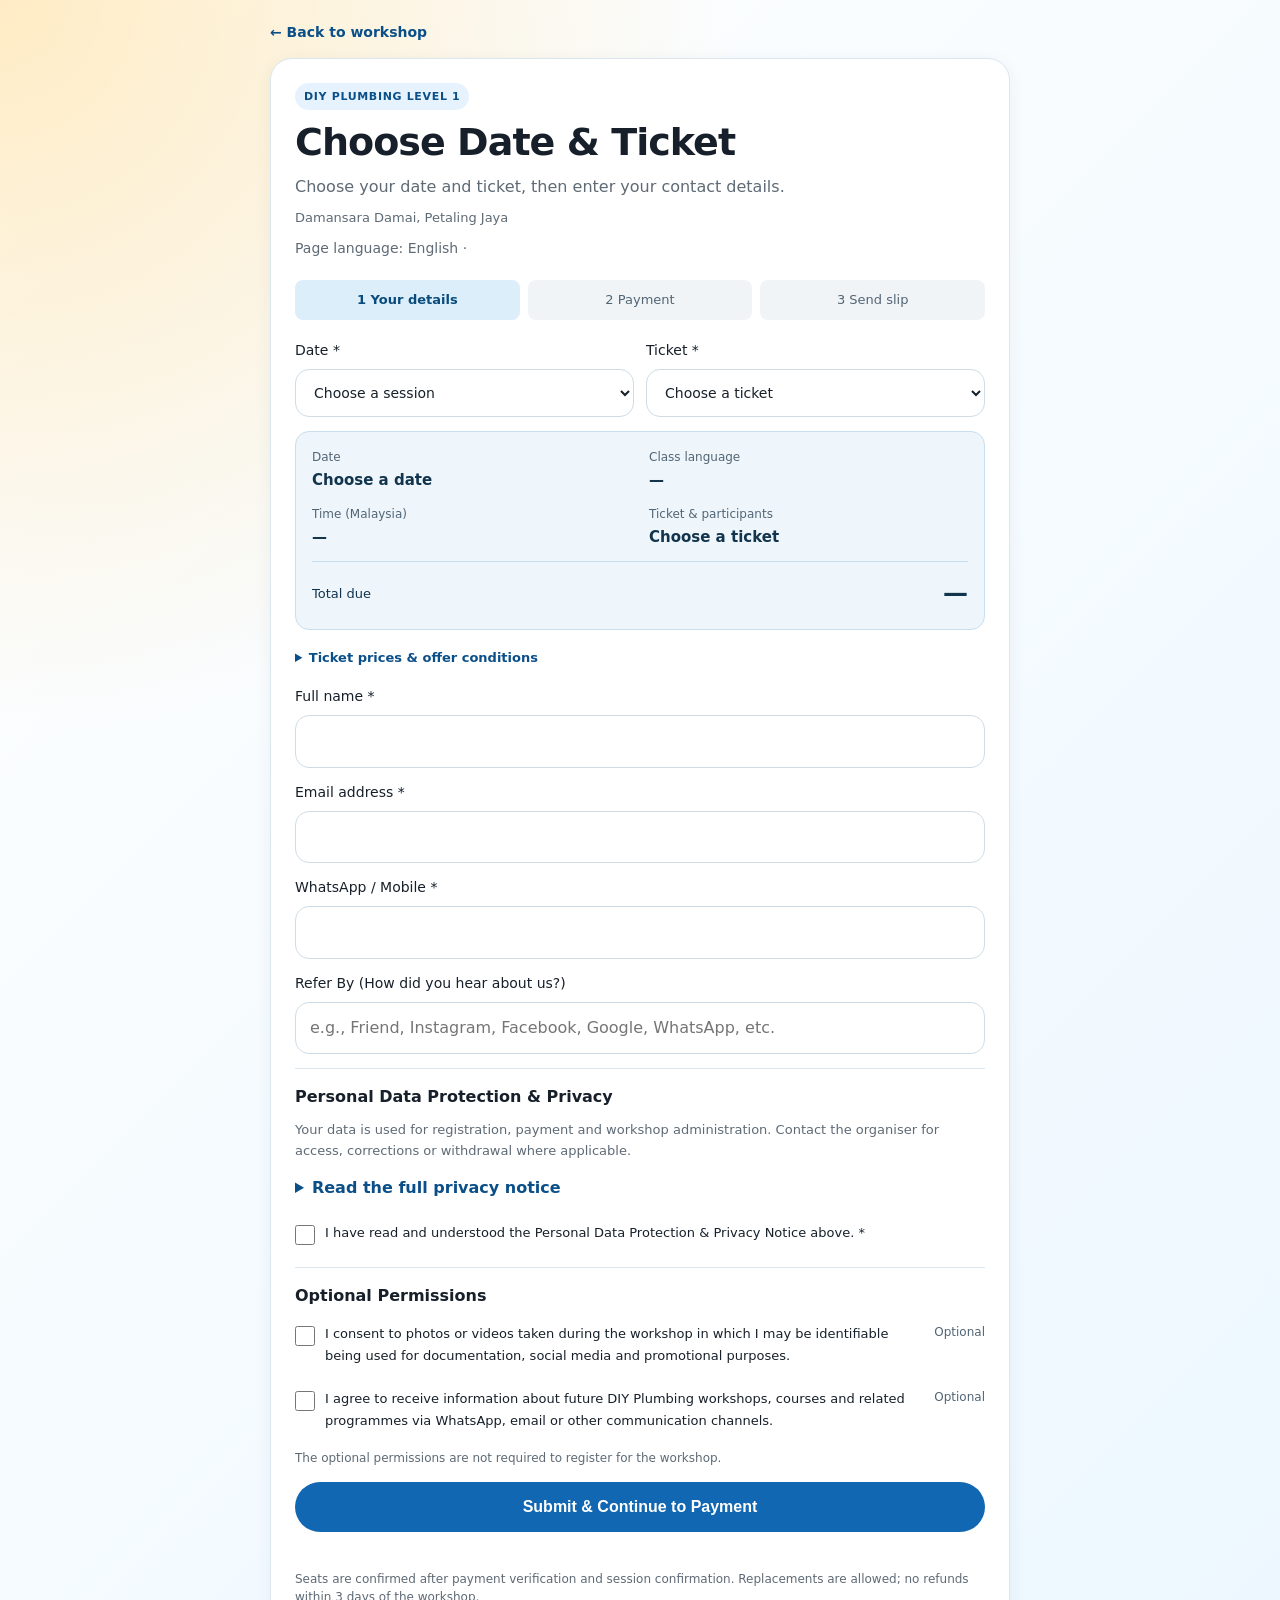
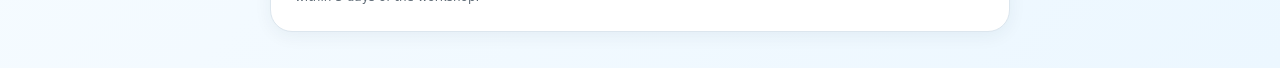
<file: register.html>
<!doctype html>
<html lang="en">
<head>
  <meta charset="utf-8">
  <meta name="viewport" content="width=device-width, initial-scale=1">
  <title>Register – DIY Plumbing Workshop for Beginners</title>
  <meta name="description" content="Register for the DIY Plumbing Workshop for Beginners in Damansara Damai, Petaling Jaya.">
  <!-- Meta Pixel Code: DIY Plumbing August Meta Ads -->
  <script>
    !function(f,b,e,v,n,t,s)
    {if(f.fbq)return;n=f.fbq=function(){n.callMethod?
    n.callMethod.apply(n,arguments):n.queue.push(arguments)};
    if(!f._fbq)f._fbq=n;n.push=n;n.loaded=!0;n.version='2.0';
    n.queue=[];t=b.createElement(e);t.async=!0;
    t.src=v;s=b.getElementsByTagName(e)[0];
    s.parentNode.insertBefore(t,s)}(window, document,'script',
    'https://connect.facebook.net/en_US/fbevents.js');
    fbq('init', '1644467059955423');
    fbq('track', 'PageView');
    fbq('track', 'InitiateCheckout', {
      content_name: 'DIY Plumbing Workshop October and November 2026',
      content_category: 'Workshop',
      value: 350,
      currency: 'MYR'
    });
  </script>
  <noscript>
    <img height="1" width="1" style="display:none"
      src="https://www.facebook.com/tr?id=1644467059955423&ev=PageView&noscript=1">
  </noscript>
  <!-- End Meta Pixel Code -->

  <style>
    :root {
      --ink: #17202a;
      --muted: #5e6a75;
      --blue: #1167b1;
      --blue-dark: #0b4f89;
      --yellow: #ffc857;
      --green: #168a5b;
      --cream: #fff8eb;
      --soft: #f4f8fb;
      --line: #dce6ee;
      --danger: #d64545;
      --shadow: 0 18px 45px rgba(14, 44, 69, .14);
      --radius: 22px;
    }

    * { box-sizing: border-box; }

    body {
      margin: 0;
      font-family: Inter, ui-sans-serif, system-ui, -apple-system, BlinkMacSystemFont, "Segoe UI", sans-serif;
      color: var(--ink);
      background:
        radial-gradient(circle at top left, rgba(255, 200, 87, .35), transparent 35%),
        linear-gradient(135deg, #ffffff 0%, #ecf7ff 100%);
      line-height: 1.55;
      min-height: 100vh;
    }

    a { color: inherit; }

    .wrap {
      width: min(980px, calc(100% - 36px));
      margin: 0 auto;
      padding: 34px 0 50px;
    }

    .back {
      display: inline-flex;
      color: var(--blue-dark);
      font-weight: 850;
      text-decoration: none;
      margin-bottom: 22px;
    }

    .page-grid {
      display: grid;
      grid-template-columns: .9fr 1.1fr;
      gap: 26px;
      align-items: start;
    }

    .panel {
      background: white;
      border: 1px solid var(--line);
      border-radius: var(--radius);
      box-shadow: var(--shadow);
      padding: 26px;
    }

    .eyebrow {
      display: inline-flex;
      padding: 8px 12px;
      border-radius: 999px;
      background: #e6f3ff;
      color: var(--blue-dark);
      font-size: 13px;
      font-weight: 900;
      text-transform: uppercase;
      letter-spacing: .06em;
      margin-bottom: 16px;
    }

    h1 {
      font-size: clamp(34px, 4.8vw, 54px);
      line-height: 1;
      margin: 0 0 12px;
      letter-spacing: -.045em;
    }

    h2 {
      margin: 0 0 14px;
      font-size: 24px;
      letter-spacing: -.02em;
    }

    p {
      color: var(--muted);
      margin: 0 0 14px;
    }

    .facts {
      display: grid;
      gap: 10px;
      margin-top: 20px;
    }

    .fact {
      background: var(--soft);
      border: 1px solid var(--line);
      border-radius: 16px;
      padding: 13px 14px;
      font-weight: 850;
    }

    .fact span {
      display: block;
      color: var(--muted);
      font-size: 12px;
      text-transform: uppercase;
      letter-spacing: .06em;
      font-weight: 800;
    }

    .price-note {
      margin-top: 18px;
      color: #3b2b00;
      background: #fff1bf;
      border: 1px solid #ffe08a;
      border-radius: 16px;
      padding: 14px 16px;
      font-weight: 850;
    }

    form {
      display: grid;
      gap: 16px;
    }

    label {
      display: grid;
      gap: 7px;
      font-weight: 850;
    }

    input,
    select,
    textarea {
      width: 100%;
      border: 1px solid #cfdce6;
      border-radius: 14px;
      padding: 13px 14px;
      font: inherit;
      color: var(--ink);
      background: white;
    }

    textarea {
      min-height: 96px;
      resize: vertical;
    }

    input:focus,
    select:focus,
    textarea:focus {
      outline: 3px solid rgba(17, 103, 177, .16);
      border-color: var(--blue);
    }

    .field-note {
      color: var(--muted);
      font-size: 13px;
      font-weight: 500;
    }

    .radio-grid {
      display: grid;
      grid-template-columns: repeat(2, 1fr);
      gap: 10px;
    }

    .radio-card {
      border: 1px solid #cfdce6;
      border-radius: 16px;
      padding: 13px;
      font-weight: 850;
      display: flex;
      gap: 9px;
      align-items: flex-start;
      cursor: pointer;
      background: white;
    }

    .radio-card input {
      width: auto;
      margin-top: 4px;
    }

    .radio-card.is-sold-out {
      background: #f3f6f9;
      color: #7a8a9a;
      border-style: dashed;
      cursor: not-allowed;
    }

    .radio-card.is-sold-out input {
      cursor: not-allowed;
    }

    .sold-out-note {
      display: block;
      margin-top: 4px;
      color: #d04444;
      font-size: 13px;
      font-weight: 950;
    }

    .btn {
      display: inline-flex;
      align-items: center;
      justify-content: center;
      border: 0;
      border-radius: 999px;
      padding: 15px 22px;
      text-decoration: none;
      font-weight: 950;
      background: var(--blue);
      color: white;
      box-shadow: 0 12px 24px rgba(17, 103, 177, .24);
      cursor: pointer;
      font-size: 16px;
    }

    .privacy {
      color: var(--muted);
      font-size: 13px;
      margin: -4px 0 0;
    }

    @media (max-width: 840px) {
      .page-grid { grid-template-columns: 1fr; }
    }

    @media (max-width: 520px) {
      .radio-grid { grid-template-columns: 1fr; }
      .panel { padding: 22px; }
    }
  [hidden] { display: none !important; }

.consent-section { display:grid; gap:14px; padding:20px; border:1px solid var(--line,#dce5eb); border-radius:16px; background:var(--soft,#f4f8fc); }
.consent-section h3 { margin:0; font-size:19px; }
.consent-section p { margin:0; font-size:14px; line-height:1.7; overflow-wrap:anywhere; }
.consent-option { display:flex; gap:12px; align-items:flex-start; padding:14px; background:white; font-size:14px; font-weight:400; line-height:1.65; cursor:pointer; }
.consent-option input[type=checkbox] { width:20px; height:20px; flex:0 0 20px; margin:3px 0 0; padding:0; accent-color:#1167b1; }
.consent-section small { font-size:13px; font-weight:400; }
</style>
<link rel="stylesheet" href="booking-flow.css">
</head>
<body data-language="EN" class="registration-page"><main class="wrap"><a class="back" href="index.html">← Back to workshop</a><section class="panel"><header class="booking-header"><div class="eyebrow">DIY Plumbing Level 1</div><h1>Choose Date &amp; Ticket</h1><p>Choose your date and ticket, then enter your contact details.</p><p class="location-line">Damansara Damai, Petaling Jaya</p><p class="page-language">Page language: English · <a hidden id="switch-language" href="zh/register.html">中文</a></p></header><ol class="booking-progress" aria-label="Registration progress"><li aria-current="step">1 Your details</li><li>2 Payment</li><li>3 Send slip</li></ol><aside id="payment-resume" class="payment-resume" hidden></aside><form action="https://formspree.io/f/mojbnpwl" method="POST">
    <input type="hidden" name="_subject" value="New DIY Plumbing October Registration">
    <input type="hidden" name="_next" value="https://ronald-tech888.github.io/diy-plumbing-rm350/thanks.html">
    <input name="_gotcha" type="text" style="display:none" tabindex="-1" autocomplete="off">
<div class="choice-grid" id="booking-choices"><label>Date *<select id="session" name="Session ID" required style="padding:14px;width:100%;font:inherit"><option value="">Choose a date</option></select></label><label>Ticket *<select id="ticket" name="Ticket" required style="padding:14px;width:100%;font:inherit"></select></label></div><div id="order-summary" class="order-summary" role="status" aria-live="polite"></div><button type="button" id="edit-booking" class="edit-booking" hidden aria-controls="booking-choices" aria-expanded="false">Change session or ticket</button><details class="price-disclosure"><summary>Ticket prices & offer conditions</summary><p id="price-policy"></p></details>
    <label>Full name *<input name="Full Name" autocomplete="name" required maxlength="120"></label>
    <label>Email address *<input name="email" type="email" autocomplete="email" required></label>
    <label>WhatsApp / Mobile *<input name="WhatsApp / Mobile" type="tel" autocomplete="tel" required pattern="[+0-9 ()\-]{8,24}"></label>


    <label id="buddy-field" hidden>Buddy participant name *<input name="Buddy Participant" id="buddy-name" maxlength="120"></label>
    <!-- Refer By field -->
    <label for="referby">Refer By (How did you hear about us?)<input type="text" id="referby" name="Refer By" placeholder="e.g., Friend, Instagram, Facebook, Google, WhatsApp, etc."></label>

<section class="consent-section" aria-labelledby="pdpa-heading"><h3 id="pdpa-heading">Personal Data Protection &amp; Privacy</h3><p>Your data is used for registration, payment and workshop administration. Contact the organiser for access, corrections or withdrawal where applicable.</p><details id="privacy-details"><summary>Read the full privacy notice</summary><p>By submitting this form, I acknowledge that the organiser of the DIY Plumbing Workshop may collect, process and store the personal data I provide for registration, payment, workshop administration, communication, certification, safety and other purposes reasonably related to the workshop, in accordance with Malaysia's Personal Data Protection Act 2010 (Act 709).</p><p>Where reasonably necessary for these purposes, relevant information may be shared with the trainer, venue, training partners and service providers involved in organising and delivering the workshop. It will not be disclosed to unrelated third parties except where required by law or with appropriate consent.</p><p>I may request access to or correction of my personal data, or withdraw consent where applicable, by contacting the organiser via WhatsApp at +6013-308-3049 or email at purchasingpoweruser@gmail.com.</p></details><label class="radio-card consent-option">
              <input id="pdpa-ack" type="checkbox" name="PDPA Acknowledgement" value="I have read and understood the Personal Data Protection & Privacy Notice" required>
              I have read and understood the Personal Data Protection &amp; Privacy Notice above. *
            </label></section>

          <section class="consent-section optional-permissions" aria-labelledby="permissions-heading">
            <h3 id="permissions-heading">Optional Permissions</h3>

            <label class="radio-card consent-option">
              <input type="checkbox" name="Photo and Video Consent" value="I consent to identifiable photos and videos being used">
              I consent to photos or videos taken during the workshop in which I may be identifiable being used for documentation, social media and promotional purposes. <span class="field-note">Optional</span>
            </label>

            <label class="radio-card consent-option">
              <input type="checkbox" name="Marketing Consent" value="I agree to receive future workshop and programme updates">
              I agree to receive information about future DIY Plumbing workshops, courses and related programmes via WhatsApp, email or other communication channels. <span class="field-note">Optional</span>
            </label>
          </section>
<p class="privacy">The optional permissions are not required to register for the workshop.</p>
    <button class="btn" type="submit">Submit & Continue to Payment</button>
    <p id="form-error" role="alert"></p><p class="privacy">Seats are confirmed after payment verification and session confirmation. Replacements are allowed; no refunds within 3 days of the workshop.</p>
    </form></section><noscript>Please enable JavaScript or contact Ronald: +60133083049.</noscript></main><script src="sessions.js"></script><script src="tickets.js"></script><script src="booking-display.js"></script><script src="booking-memory.js"></script><script src="registration.js"></script></body></html>
</file>
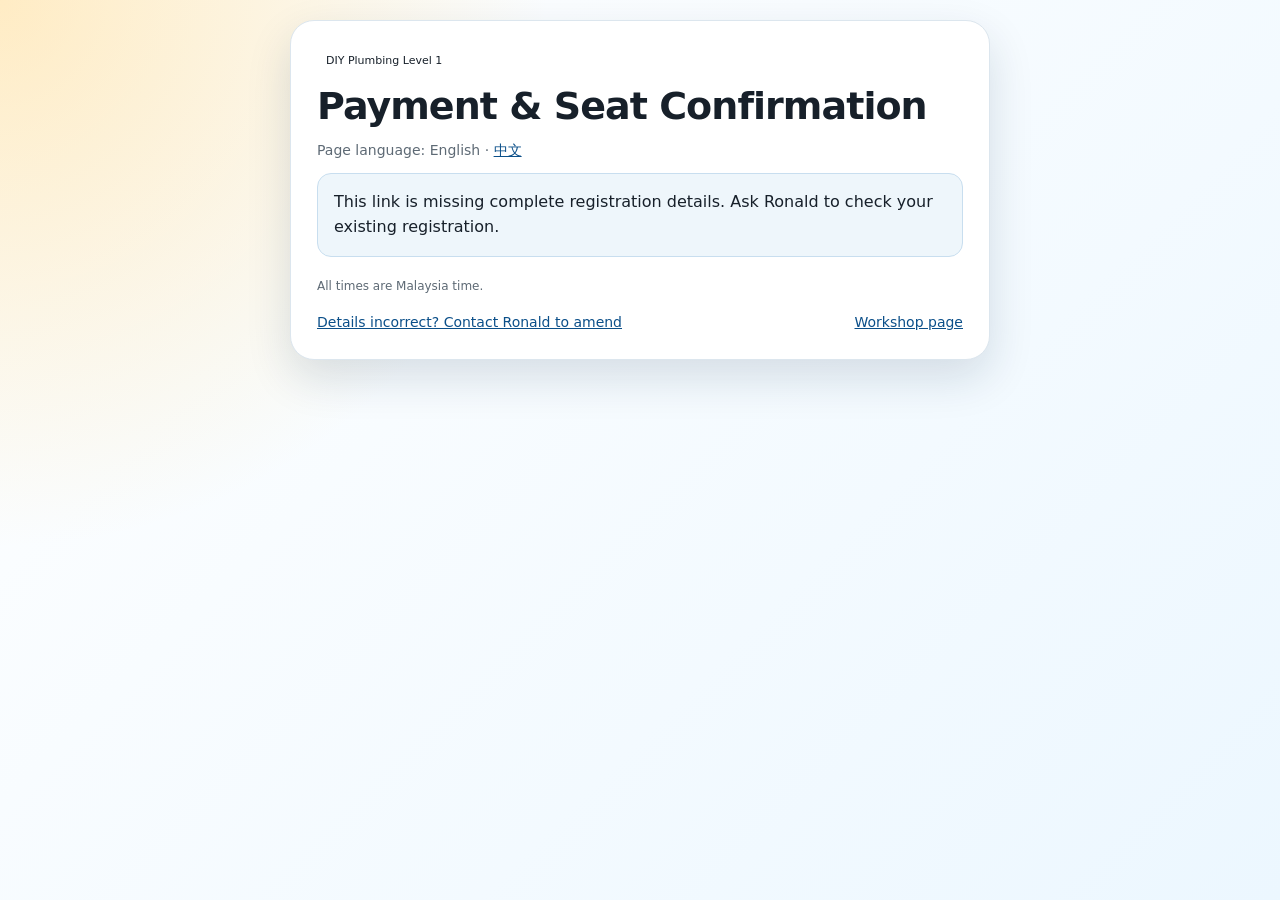
<file: thanks.html>
<!doctype html>
<html lang="en">
<head>
  <meta charset="utf-8">
  <meta name="viewport" content="width=device-width, initial-scale=1">
  <title>Thank You – DIY Plumbing Workshop</title>
  <meta name="description" content="Thank you for registering for the DIY Plumbing Workshop for Beginners.">

  <!-- Meta Pixel Code: DIY Plumbing August Meta Ads -->
  <script>
    !function(f,b,e,v,n,t,s)
    {if(f.fbq)return;n=f.fbq=function(){n.callMethod?
    n.callMethod.apply(n,arguments):n.queue.push(arguments)};
    if(!f._fbq)f._fbq=n;n.push=n;n.loaded=!0;n.version='2.0';
    n.queue=[];t=b.createElement(e);t.async=!0;
    t.src=v;s=b.getElementsByTagName(e)[0];
    s.parentNode.insertBefore(t,s)}(window, document,'script',
    'https://connect.facebook.net/en_US/fbevents.js');
    fbq('init', '1644467059955423');
    fbq('track', 'PageView');
  </script>
  <noscript>
    <img height="1" width="1" style="display:none"
      src="https://www.facebook.com/tr?id=1644467059955423&ev=PageView&noscript=1">
  </noscript>
  <!-- End Meta Pixel Code -->

  <style>
    :root {
      --ink: #17202a;
      --muted: #5e6a75;
      --blue: #1167b1;
      --blue-dark: #0b4f89;
      --yellow: #ffc857;
      --green: #168a5b;
      --soft: #f4f8fb;
      --line: #dce6ee;
      --shadow: 0 18px 45px rgba(14, 44, 69, .14);
      --radius: 24px;
    }

    * { box-sizing: border-box; }

    body {
      margin: 0;
      min-height: 100vh;
      display: grid;
      place-items: center;
      padding: 28px 18px;
      font-family: Inter, ui-sans-serif, system-ui, -apple-system, BlinkMacSystemFont, "Segoe UI", sans-serif;
      color: var(--ink);
      background:
        radial-gradient(circle at top left, rgba(255, 200, 87, .35), transparent 35%),
        linear-gradient(135deg, #ffffff 0%, #ecf7ff 100%);
      line-height: 1.55;
    }

    .card {
      width: min(820px, 100%);
      background: white;
      border: 1px solid var(--line);
      border-radius: var(--radius);
      padding: clamp(28px, 5vw, 48px);
      box-shadow: var(--shadow);
      text-align: center;
    }

    .icon {
      width: 72px;
      height: 72px;
      border-radius: 50%;
      display: grid;
      place-items: center;
      margin: 0 auto 20px;
      background: #def7ec;
      color: var(--green);
      font-size: 38px;
      font-weight: 950;
    }

    h1 {
      margin: 0 0 12px;
      font-size: clamp(34px, 5vw, 56px);
      line-height: 1;
      letter-spacing: -.045em;
    }

    p {
      color: var(--muted);
      font-size: 18px;
      margin: 0 auto 18px;
      max-width: 620px;
    }

    .next {
      background: var(--soft);
      border: 1px solid var(--line);
      border-radius: 18px;
      padding: 18px;
      text-align: left;
      margin: 26px auto;
      max-width: 560px;
    }

    .next strong {
      display: block;
      margin-bottom: 8px;
      font-size: 18px;
    }

    .next ol {
      margin: 0;
      padding-left: 22px;
      color: var(--muted);
    }

    .payment {
      background: #fffaf1;
      border: 2px solid #ffe2b5;
      border-radius: 20px;
      padding: 22px;
      margin: 24px auto;
      text-align: left;
      max-width: 640px;
    }

    .payment h2 {
      margin: 0 0 14px;
      color: #b06900;
      font-size: 24px;
      letter-spacing: -.02em;
    }

    .payment p {
      margin: 8px 0;
      font-size: 17px;
      color: #2d3339;
      max-width: none;
    }

    .payment strong {
      color: var(--blue-dark);
    }

    .pay-actions {
      display: grid;
      grid-template-columns: 1fr 1fr;
      gap: 12px;
      margin: 20px auto 8px;
      max-width: 640px;
    }

    .contact-card {
      border-radius: 18px;
      padding: 16px;
      text-align: center;
      text-decoration: none;
      font-weight: 950;
    }

    .whatsapp {
      background: #25D366;
      color: white;
    }

    .email {
      background: var(--soft);
      color: var(--blue-dark);
      border: 1px solid var(--line);
    }

    .urgent-note {
      background: #fff1bf;
      border: 1px solid #ffe08a;
      border-radius: 16px;
      padding: 14px 16px;
      color: #3b2b00;
      font-weight: 850;
      max-width: 640px;
      margin: 18px auto;
    }

    .btn-row {
      display: flex;
      flex-wrap: wrap;
      justify-content: center;
      gap: 12px;
      margin-top: 22px;
    }

    .btn {
      display: inline-flex;
      align-items: center;
      justify-content: center;
      border-radius: 999px;
      padding: 14px 22px;
      text-decoration: none;
      font-weight: 950;
    }

    .btn-primary {
      background: var(--blue);
      color: white;
      box-shadow: 0 12px 24px rgba(17, 103, 177, .24);
    }

    .btn-secondary {
      background: white;
      color: var(--blue-dark);
      border: 1px solid var(--line);
    }

    @media (max-width: 640px) {
      .pay-actions {
        grid-template-columns: 1fr;
      }
    }
  [hidden] { display: none !important; }
  </style>
<link rel="stylesheet" href="booking-flow.css">
</head>
<body data-language="EN" class="payment-page"><main class="card"><div class="eyebrow">DIY Plumbing Level 1</div><h1>Payment & Seat Confirmation</h1><p class="page-language">Page language: English · <a id="switch-language" href="zh/thanks.html">中文</a></p><aside id="payment-resume" class="payment-resume" hidden></aside><div id="booking-summary" class="order-summary" role="status"></div><p id="booking-id" class="short-id"></p><div id="payment-content" hidden><ol class="booking-progress" aria-label="Registration progress"><li>1 Your details</li><li aria-current="step">2 Payment</li><li>3 Send slip</li></ol><p id="registration-status" class="registration-status" role="status"></p>
 <section class="payment-step" id="payment-panel"><h2>Make your payment</h2><p class="return-note">After paying, return to this page to send your slip. Copy this page link to keep it for later.</p><div class="copy-row save-payment"><span>Keep your payment guide</span><button type="button" data-copy="payment-page-link">Copy page link</button></div><span id="payment-page-link" hidden></span><p id="payment-heading" class="payment-total"></p>
 <div class="payment-method"><h3>Hong Leong Bank (HLB)</h3><p>Ong Soon Chong</p><div class="copy-row"><span id="bank-account" class="copy-value">04100099089</span><button type="button" data-copy="bank-account" aria-label="Copy bank account number">Copy</button></div><div class="payment-qr"><a href="assets/payment/hlb-ong-soon-chong-v2.jpeg" target="_blank" rel="noopener" aria-label="Open full-size payment QR image"><img src="assets/payment/hlb-ong-soon-chong-v2.jpeg" alt="HLB payment QR code for Ong Soon Chong"></a><div class="qr-actions"><a href="assets/payment/hlb-ong-soon-chong-v2.jpeg" target="_blank" rel="noopener">Open full size</a><a href="assets/payment/hlb-ong-soon-chong-v2.jpeg" download="hlb-ong-soon-chong-v2.jpeg">Download QR image</a></div><p>Paying on this phone? Save the image and select it from your gallery if your banking or eWallet app supports this. Check the recipient is ONG SOON CHONG and enter the total due shown above.</p></div></div>
 <div class="payment-method"><h3>Touch 'n Go eWallet</h3><p>Ong Soon Chong · Mobile / TNG ID</p><div class="copy-row"><span id="tng-account" class="copy-value">133083049</span><button type="button" data-copy="tng-account" aria-label="Copy TNG number">Copy</button></div><div class="payment-qr"><a href="assets/payment/tng-ong-soon-chong.jpeg" target="_blank" rel="noopener" aria-label="Open full-size payment QR image"><img src="assets/payment/tng-ong-soon-chong.jpeg" alt="Touch n Go payment QR code for Ong Soon Chong"></a><div class="qr-actions"><a href="assets/payment/tng-ong-soon-chong.jpeg" target="_blank" rel="noopener">Open full size</a><a href="assets/payment/tng-ong-soon-chong.jpeg" download="tng-ong-soon-chong.jpeg">Download QR image</a></div><p>Paying on this phone? Save the image and select it from your gallery if your banking or eWallet app supports this. Check the recipient is ONG SOON CHONG and enter the total due shown above.</p></div></div>
 <p class="reference-label">Payment reference</p><div class="copy-row"><span id="payment-reference" class="copy-value"></span><button type="button" data-copy="payment-reference" aria-label="Copy payment reference">Copy</button></div><p id="copy-status" role="status" aria-live="polite"></p><input id="copy-fallback" readonly hidden aria-label="Select and copy this value"></section>
 <section class="payment-step" id="slip-actions"><h2>Send your payment slip</h2><p>The button opens WhatsApp. Please attach your payment screenshot and send the message.</p><a class="btn btn-primary" id="slip-link" target="_blank" rel="noopener">Send Payment Slip on WhatsApp</a><p class="email-backup"><a id="email-link">Or send by email</a></p></section></div>
 <p class="timezone-note">All times are Malaysia time.</p><div class="btn-row"><a class="quiet-link" id="correction-link" href="https://wa.me/60133083049" target="_blank" rel="noopener">Details incorrect? Contact Ronald to amend</a><a class="quiet-link" href="index.html">Workshop page</a></div></main><script src="sessions.js"></script><script src="tickets.js"></script><script src="booking-display.js"></script><script src="booking-memory.js"></script><script src="payment.js"></script></body></html>
</file>
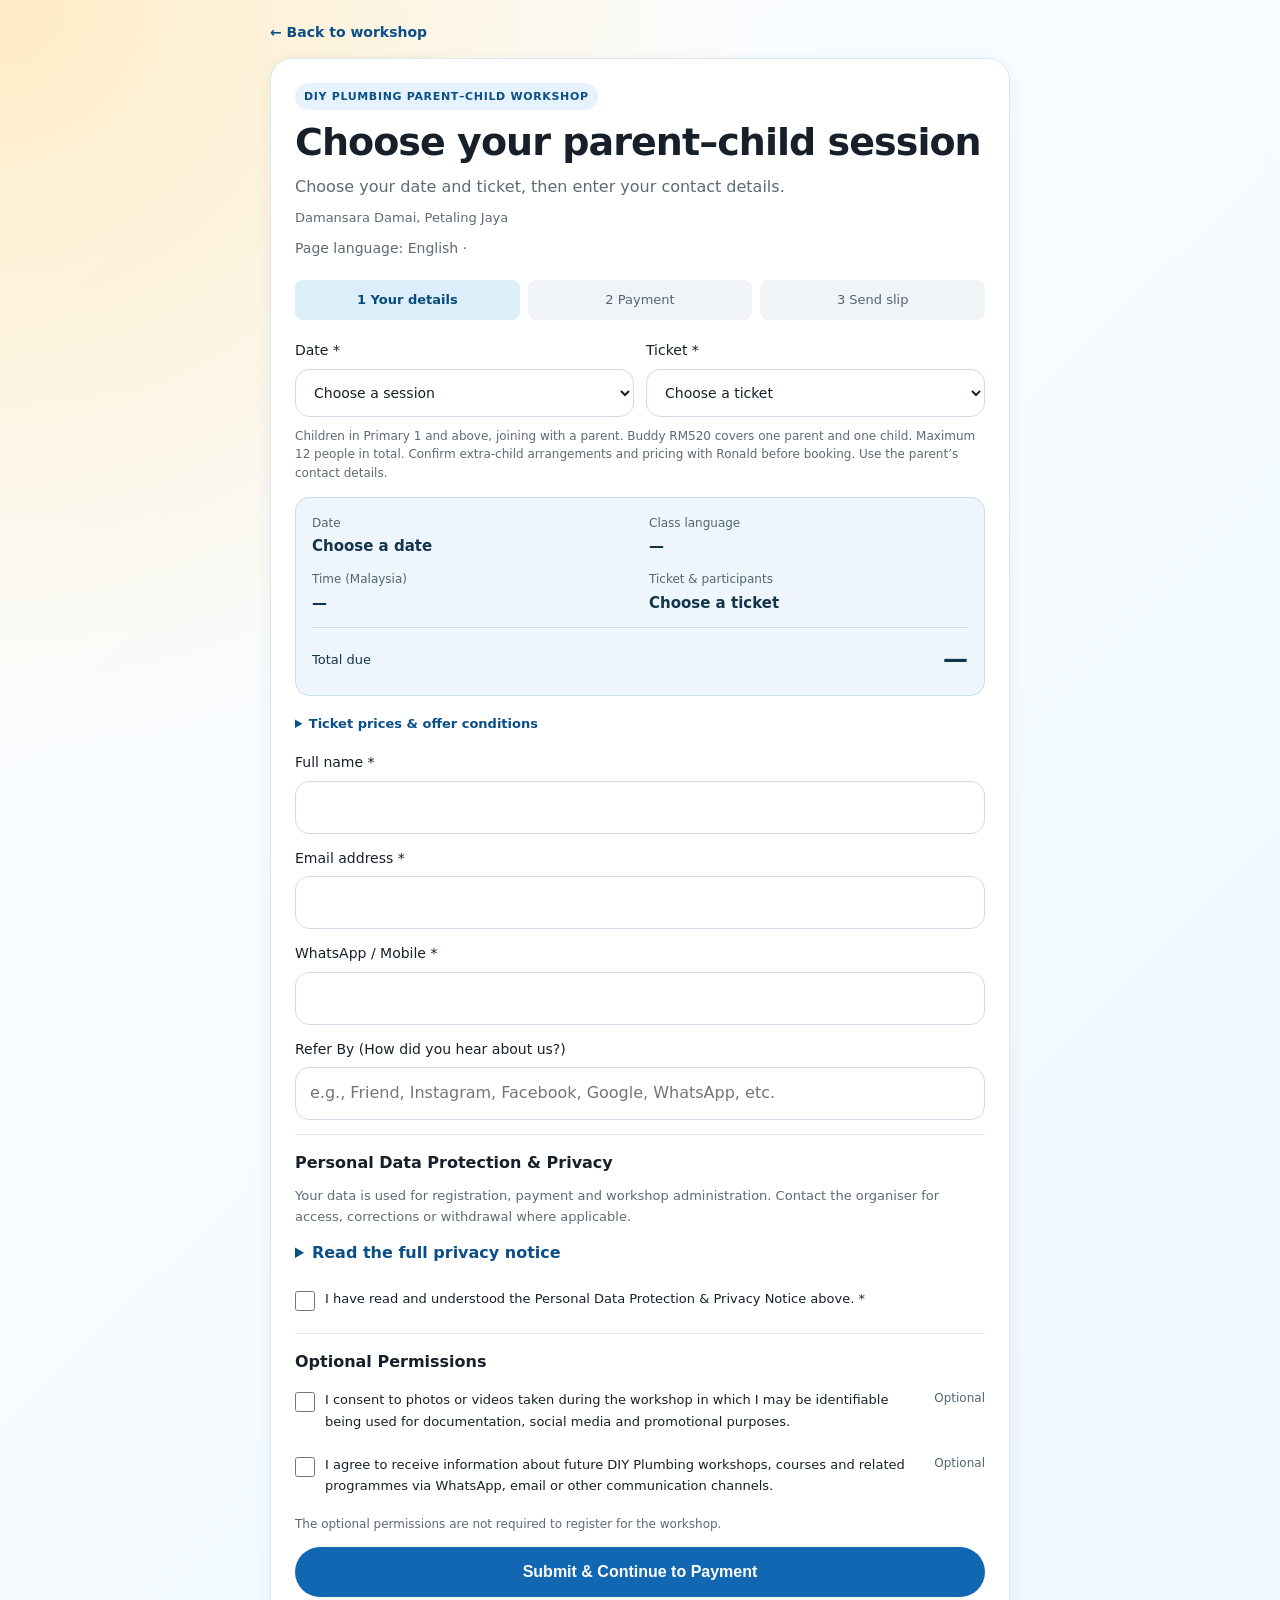
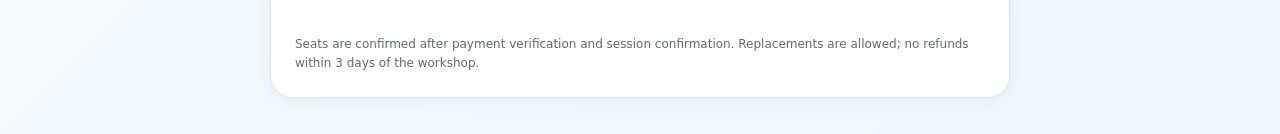
<file: parent-child/register.html>
<!doctype html>
<html lang="en">
<head>
  <meta charset="utf-8">
  <meta name="viewport" content="width=device-width, initial-scale=1">
  <title>Register – DIY Plumbing Parent–Child Workshop</title>
  <meta name="description" content="Register for the DIY Plumbing Workshop for Beginners in Damansara Damai, Petaling Jaya.">
  <!-- Meta Pixel Code: DIY Plumbing August Meta Ads -->
  <script>
    !function(f,b,e,v,n,t,s)
    {if(f.fbq)return;n=f.fbq=function(){n.callMethod?
    n.callMethod.apply(n,arguments):n.queue.push(arguments)};
    if(!f._fbq)f._fbq=n;n.push=n;n.loaded=!0;n.version='2.0';
    n.queue=[];t=b.createElement(e);t.async=!0;
    t.src=v;s=b.getElementsByTagName(e)[0];
    s.parentNode.insertBefore(t,s)}(window, document,'script',
    'https://connect.facebook.net/en_US/fbevents.js');
    fbq('init', '1644467059955423');
    fbq('track', 'PageView');
    fbq('track', 'InitiateCheckout', {
      content_name: 'DIY Plumbing Parent–Child Workshop December 2026',
      content_category: 'Workshop',
      value: 350,
      currency: 'MYR'
    });
  </script>
  <noscript>
    <img height="1" width="1" style="display:none"
      src="https://www.facebook.com/tr?id=1644467059955423&ev=PageView&noscript=1">
  </noscript>
  <!-- End Meta Pixel Code -->

  <style>
    :root {
      --ink: #17202a;
      --muted: #5e6a75;
      --blue: #1167b1;
      --blue-dark: #0b4f89;
      --yellow: #ffc857;
      --green: #168a5b;
      --cream: #fff8eb;
      --soft: #f4f8fb;
      --line: #dce6ee;
      --danger: #d64545;
      --shadow: 0 18px 45px rgba(14, 44, 69, .14);
      --radius: 22px;
    }

    * { box-sizing: border-box; }

    body {
      margin: 0;
      font-family: Inter, ui-sans-serif, system-ui, -apple-system, BlinkMacSystemFont, "Segoe UI", sans-serif;
      color: var(--ink);
      background:
        radial-gradient(circle at top left, rgba(255, 200, 87, .35), transparent 35%),
        linear-gradient(135deg, #ffffff 0%, #ecf7ff 100%);
      line-height: 1.55;
      min-height: 100vh;
    }

    a { color: inherit; }

    .wrap {
      width: min(980px, calc(100% - 36px));
      margin: 0 auto;
      padding: 34px 0 50px;
    }

    .back {
      display: inline-flex;
      color: var(--blue-dark);
      font-weight: 850;
      text-decoration: none;
      margin-bottom: 22px;
    }

    .page-grid {
      display: grid;
      grid-template-columns: .9fr 1.1fr;
      gap: 26px;
      align-items: start;
    }

    .panel {
      background: white;
      border: 1px solid var(--line);
      border-radius: var(--radius);
      box-shadow: var(--shadow);
      padding: 26px;
    }

    .eyebrow {
      display: inline-flex;
      padding: 8px 12px;
      border-radius: 999px;
      background: #e6f3ff;
      color: var(--blue-dark);
      font-size: 13px;
      font-weight: 900;
      text-transform: uppercase;
      letter-spacing: .06em;
      margin-bottom: 16px;
    }

    h1 {
      font-size: clamp(34px, 4.8vw, 54px);
      line-height: 1;
      margin: 0 0 12px;
      letter-spacing: -.045em;
    }

    h2 {
      margin: 0 0 14px;
      font-size: 24px;
      letter-spacing: -.02em;
    }

    p {
      color: var(--muted);
      margin: 0 0 14px;
    }

    .facts {
      display: grid;
      gap: 10px;
      margin-top: 20px;
    }

    .fact {
      background: var(--soft);
      border: 1px solid var(--line);
      border-radius: 16px;
      padding: 13px 14px;
      font-weight: 850;
    }

    .fact span {
      display: block;
      color: var(--muted);
      font-size: 12px;
      text-transform: uppercase;
      letter-spacing: .06em;
      font-weight: 800;
    }

    .price-note {
      margin-top: 18px;
      color: #3b2b00;
      background: #fff1bf;
      border: 1px solid #ffe08a;
      border-radius: 16px;
      padding: 14px 16px;
      font-weight: 850;
    }

    form {
      display: grid;
      gap: 16px;
    }

    label {
      display: grid;
      gap: 7px;
      font-weight: 850;
    }

    input,
    select,
    textarea {
      width: 100%;
      border: 1px solid #cfdce6;
      border-radius: 14px;
      padding: 13px 14px;
      font: inherit;
      color: var(--ink);
      background: white;
    }

    textarea {
      min-height: 96px;
      resize: vertical;
    }

    input:focus,
    select:focus,
    textarea:focus {
      outline: 3px solid rgba(17, 103, 177, .16);
      border-color: var(--blue);
    }

    .field-note {
      color: var(--muted);
      font-size: 13px;
      font-weight: 500;
    }

    .radio-grid {
      display: grid;
      grid-template-columns: repeat(2, 1fr);
      gap: 10px;
    }

    .radio-card {
      border: 1px solid #cfdce6;
      border-radius: 16px;
      padding: 13px;
      font-weight: 850;
      display: flex;
      gap: 9px;
      align-items: flex-start;
      cursor: pointer;
      background: white;
    }

    .radio-card input {
      width: auto;
      margin-top: 4px;
    }

    .radio-card.is-sold-out {
      background: #f3f6f9;
      color: #7a8a9a;
      border-style: dashed;
      cursor: not-allowed;
    }

    .radio-card.is-sold-out input {
      cursor: not-allowed;
    }

    .sold-out-note {
      display: block;
      margin-top: 4px;
      color: #d04444;
      font-size: 13px;
      font-weight: 950;
    }

    .btn {
      display: inline-flex;
      align-items: center;
      justify-content: center;
      border: 0;
      border-radius: 999px;
      padding: 15px 22px;
      text-decoration: none;
      font-weight: 950;
      background: var(--blue);
      color: white;
      box-shadow: 0 12px 24px rgba(17, 103, 177, .24);
      cursor: pointer;
      font-size: 16px;
    }

    .privacy {
      color: var(--muted);
      font-size: 13px;
      margin: -4px 0 0;
    }

    @media (max-width: 840px) {
      .page-grid { grid-template-columns: 1fr; }
    }

    @media (max-width: 520px) {
      .radio-grid { grid-template-columns: 1fr; }
      .panel { padding: 22px; }
    }
  [hidden] { display: none !important; }

.consent-section { display:grid; gap:14px; padding:20px; border:1px solid var(--line,#dce5eb); border-radius:16px; background:var(--soft,#f4f8fc); }
.consent-section h3 { margin:0; font-size:19px; }
.consent-section p { margin:0; font-size:14px; line-height:1.7; overflow-wrap:anywhere; }
.consent-option { display:flex; gap:12px; align-items:flex-start; padding:14px; background:white; font-size:14px; font-weight:400; line-height:1.65; cursor:pointer; }
.consent-option input[type=checkbox] { width:20px; height:20px; flex:0 0 20px; margin:3px 0 0; padding:0; accent-color:#1167b1; }
.consent-section small { font-size:13px; font-weight:400; }
</style>
<link rel="stylesheet" href="../booking-flow.css">
</head>
<body data-language="EN" class="registration-page"><main class="wrap"><a class="back" href="index.html">← Back to workshop</a><section class="panel"><header class="booking-header"><div class="eyebrow">DIY Plumbing Parent–Child Workshop</div><h1>Choose your parent–child session</h1><p>Choose your date and ticket, then enter your contact details.</p><p class="location-line">Damansara Damai, Petaling Jaya</p><p class="page-language">Page language: English · <a hidden id="switch-language" href="../zh/register.html">中文</a></p></header><ol class="booking-progress" aria-label="Registration progress"><li aria-current="step">1 Your details</li><li>2 Payment</li><li>3 Send slip</li></ol><aside id="payment-resume" class="payment-resume" hidden></aside><form action="https://formspree.io/f/mojbnpwl" method="POST">
    <input type="hidden" name="_subject" value="New DIY Plumbing Parent–Child Registration">
    <input type="hidden" name="_next" value="https://ronald-tech888.github.io/diy-plumbing-rm350/parent-child/thanks.html">
    <input name="_gotcha" type="text" style="display:none" tabindex="-1" autocomplete="off">
<div class="choice-grid" id="booking-choices"><label>Date *<select id="session" name="Session ID" required style="padding:14px;width:100%;font:inherit"><option value="">Choose a date</option></select></label><label>Ticket *<select id="ticket" name="Ticket" required style="padding:14px;width:100%;font:inherit"></select></label></div><p id="family-session-note" class="privacy">Children in Primary 1 and above, joining with a parent. Buddy RM520 covers one parent and one child. Maximum 12 people in total. Confirm extra-child arrangements and pricing with Ronald before booking. Use the parent’s contact details.</p><div id="order-summary" class="order-summary" role="status" aria-live="polite"></div><button type="button" id="edit-booking" class="edit-booking" hidden aria-controls="booking-choices" aria-expanded="false">Change session or ticket</button><details class="price-disclosure"><summary>Ticket prices & offer conditions</summary><p id="price-policy"></p></details>
    <label>Full name *<input name="Full Name" autocomplete="name" required maxlength="120"></label>
    <label>Email address *<input name="email" type="email" autocomplete="email" required></label>
    <label>WhatsApp / Mobile *<input name="WhatsApp / Mobile" type="tel" autocomplete="tel" required pattern="[+0-9 ()\-]{8,24}"></label>


    <label id="buddy-field" hidden>Buddy participant name *<input name="Buddy Participant" id="buddy-name" maxlength="120"></label>
    <!-- Refer By field -->
    <label for="referby">Refer By (How did you hear about us?)<input type="text" id="referby" name="Refer By" placeholder="e.g., Friend, Instagram, Facebook, Google, WhatsApp, etc."></label>

<section class="consent-section" aria-labelledby="pdpa-heading"><h3 id="pdpa-heading">Personal Data Protection &amp; Privacy</h3><p>Your data is used for registration, payment and workshop administration. Contact the organiser for access, corrections or withdrawal where applicable.</p><details id="privacy-details"><summary>Read the full privacy notice</summary><p>By submitting this form, I acknowledge that the organiser of the DIY Plumbing Workshop may collect, process and store the personal data I provide for registration, payment, workshop administration, communication, certification, safety and other purposes reasonably related to the workshop, in accordance with Malaysia's Personal Data Protection Act 2010 (Act 709).</p><p>Where reasonably necessary for these purposes, relevant information may be shared with the trainer, venue, training partners and service providers involved in organising and delivering the workshop. It will not be disclosed to unrelated third parties except where required by law or with appropriate consent.</p><p>I may request access to or correction of my personal data, or withdraw consent where applicable, by contacting the organiser via WhatsApp at +6013-308-3049 or email at purchasingpoweruser@gmail.com.</p></details><label class="radio-card consent-option">
              <input id="pdpa-ack" type="checkbox" name="PDPA Acknowledgement" value="I have read and understood the Personal Data Protection & Privacy Notice" required>
              I have read and understood the Personal Data Protection &amp; Privacy Notice above. *
            </label></section>

          <section class="consent-section optional-permissions" aria-labelledby="permissions-heading">
            <h3 id="permissions-heading">Optional Permissions</h3>

            <label class="radio-card consent-option">
              <input type="checkbox" name="Photo and Video Consent" value="I consent to identifiable photos and videos being used">
              I consent to photos or videos taken during the workshop in which I may be identifiable being used for documentation, social media and promotional purposes. <span class="field-note">Optional</span>
            </label>

            <label class="radio-card consent-option">
              <input type="checkbox" name="Marketing Consent" value="I agree to receive future workshop and programme updates">
              I agree to receive information about future DIY Plumbing workshops, courses and related programmes via WhatsApp, email or other communication channels. <span class="field-note">Optional</span>
            </label>
          </section>
<p class="privacy">The optional permissions are not required to register for the workshop.</p>
    <button class="btn" type="submit">Submit & Continue to Payment</button>
    <p id="form-error" role="alert"></p><p class="privacy">Seats are confirmed after payment verification and session confirmation. Replacements are allowed; no refunds within 3 days of the workshop.</p>
    </form></section><noscript>Please enable JavaScript or contact Ronald: +60133083049.</noscript></main><script src="../sessions.js"></script><script src="session-scope.js"></script><script src="../tickets.js"></script><script src="../booking-display.js"></script><script src="../booking-memory.js"></script><script src="memory-scope.js"></script><script src="registration.js"></script></body></html>
</file>
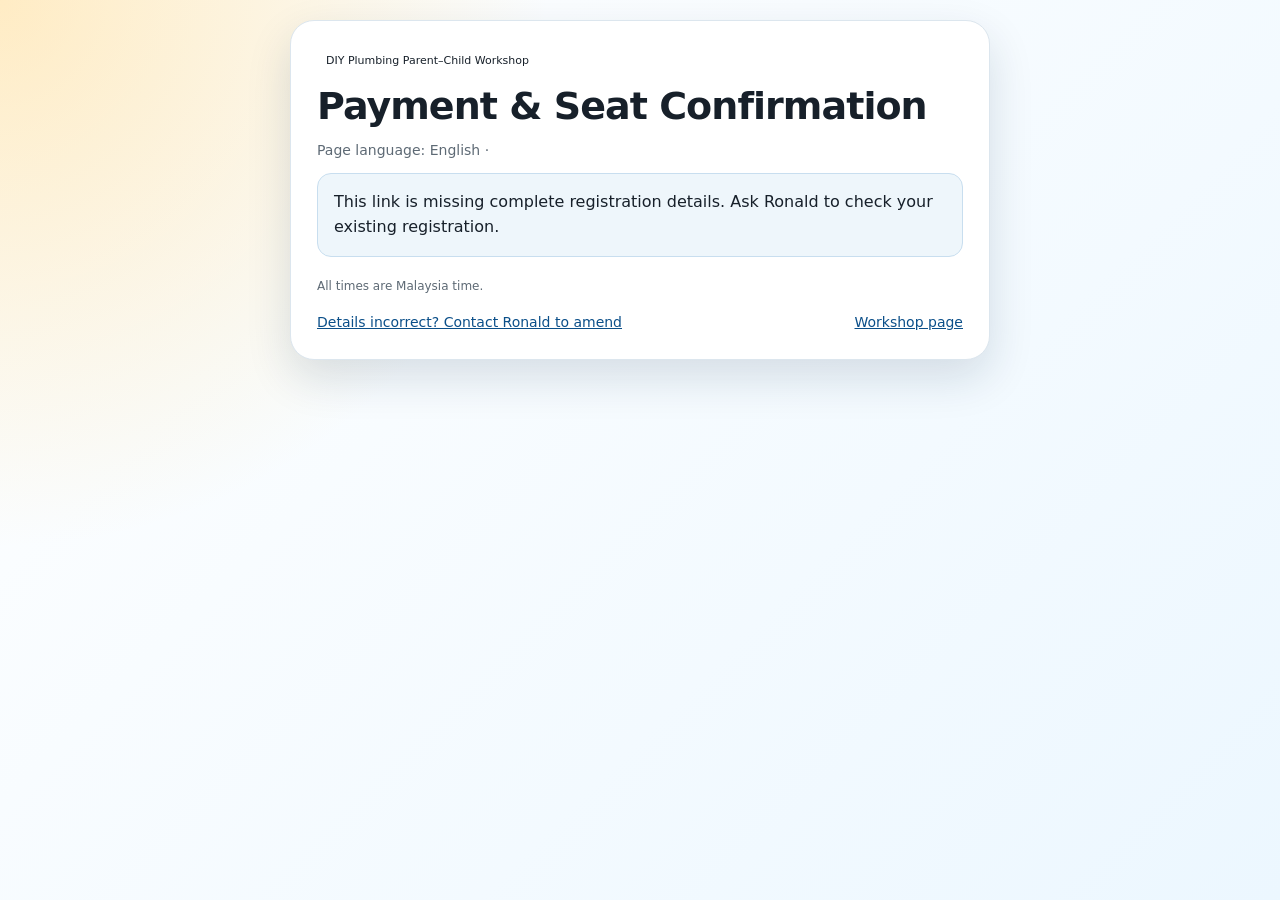
<file: parent-child/thanks.html>
<!doctype html>
<html lang="en">
<head>
  <meta charset="utf-8">
  <meta name="viewport" content="width=device-width, initial-scale=1">
  <title>Payment – DIY Plumbing Parent–Child Workshop</title>
  <meta name="description" content="Thank you for registering for the DIY Plumbing Workshop for Beginners.">

  <!-- Meta Pixel Code: DIY Plumbing August Meta Ads -->
  <script>
    !function(f,b,e,v,n,t,s)
    {if(f.fbq)return;n=f.fbq=function(){n.callMethod?
    n.callMethod.apply(n,arguments):n.queue.push(arguments)};
    if(!f._fbq)f._fbq=n;n.push=n;n.loaded=!0;n.version='2.0';
    n.queue=[];t=b.createElement(e);t.async=!0;
    t.src=v;s=b.getElementsByTagName(e)[0];
    s.parentNode.insertBefore(t,s)}(window, document,'script',
    'https://connect.facebook.net/en_US/fbevents.js');
    fbq('init', '1644467059955423');
    fbq('track', 'PageView');
  </script>
  <noscript>
    <img height="1" width="1" style="display:none"
      src="https://www.facebook.com/tr?id=1644467059955423&ev=PageView&noscript=1">
  </noscript>
  <!-- End Meta Pixel Code -->

  <style>
    :root {
      --ink: #17202a;
      --muted: #5e6a75;
      --blue: #1167b1;
      --blue-dark: #0b4f89;
      --yellow: #ffc857;
      --green: #168a5b;
      --soft: #f4f8fb;
      --line: #dce6ee;
      --shadow: 0 18px 45px rgba(14, 44, 69, .14);
      --radius: 24px;
    }

    * { box-sizing: border-box; }

    body {
      margin: 0;
      min-height: 100vh;
      display: grid;
      place-items: center;
      padding: 28px 18px;
      font-family: Inter, ui-sans-serif, system-ui, -apple-system, BlinkMacSystemFont, "Segoe UI", sans-serif;
      color: var(--ink);
      background:
        radial-gradient(circle at top left, rgba(255, 200, 87, .35), transparent 35%),
        linear-gradient(135deg, #ffffff 0%, #ecf7ff 100%);
      line-height: 1.55;
    }

    .card {
      width: min(820px, 100%);
      background: white;
      border: 1px solid var(--line);
      border-radius: var(--radius);
      padding: clamp(28px, 5vw, 48px);
      box-shadow: var(--shadow);
      text-align: center;
    }

    .icon {
      width: 72px;
      height: 72px;
      border-radius: 50%;
      display: grid;
      place-items: center;
      margin: 0 auto 20px;
      background: #def7ec;
      color: var(--green);
      font-size: 38px;
      font-weight: 950;
    }

    h1 {
      margin: 0 0 12px;
      font-size: clamp(34px, 5vw, 56px);
      line-height: 1;
      letter-spacing: -.045em;
    }

    p {
      color: var(--muted);
      font-size: 18px;
      margin: 0 auto 18px;
      max-width: 620px;
    }

    .next {
      background: var(--soft);
      border: 1px solid var(--line);
      border-radius: 18px;
      padding: 18px;
      text-align: left;
      margin: 26px auto;
      max-width: 560px;
    }

    .next strong {
      display: block;
      margin-bottom: 8px;
      font-size: 18px;
    }

    .next ol {
      margin: 0;
      padding-left: 22px;
      color: var(--muted);
    }

    .payment {
      background: #fffaf1;
      border: 2px solid #ffe2b5;
      border-radius: 20px;
      padding: 22px;
      margin: 24px auto;
      text-align: left;
      max-width: 640px;
    }

    .payment h2 {
      margin: 0 0 14px;
      color: #b06900;
      font-size: 24px;
      letter-spacing: -.02em;
    }

    .payment p {
      margin: 8px 0;
      font-size: 17px;
      color: #2d3339;
      max-width: none;
    }

    .payment strong {
      color: var(--blue-dark);
    }

    .pay-actions {
      display: grid;
      grid-template-columns: 1fr 1fr;
      gap: 12px;
      margin: 20px auto 8px;
      max-width: 640px;
    }

    .contact-card {
      border-radius: 18px;
      padding: 16px;
      text-align: center;
      text-decoration: none;
      font-weight: 950;
    }

    .whatsapp {
      background: #25D366;
      color: white;
    }

    .email {
      background: var(--soft);
      color: var(--blue-dark);
      border: 1px solid var(--line);
    }

    .urgent-note {
      background: #fff1bf;
      border: 1px solid #ffe08a;
      border-radius: 16px;
      padding: 14px 16px;
      color: #3b2b00;
      font-weight: 850;
      max-width: 640px;
      margin: 18px auto;
    }

    .btn-row {
      display: flex;
      flex-wrap: wrap;
      justify-content: center;
      gap: 12px;
      margin-top: 22px;
    }

    .btn {
      display: inline-flex;
      align-items: center;
      justify-content: center;
      border-radius: 999px;
      padding: 14px 22px;
      text-decoration: none;
      font-weight: 950;
    }

    .btn-primary {
      background: var(--blue);
      color: white;
      box-shadow: 0 12px 24px rgba(17, 103, 177, .24);
    }

    .btn-secondary {
      background: white;
      color: var(--blue-dark);
      border: 1px solid var(--line);
    }

    @media (max-width: 640px) {
      .pay-actions {
        grid-template-columns: 1fr;
      }
    }
  [hidden] { display: none !important; }
  </style>
<link rel="stylesheet" href="../booking-flow.css">
</head>
<body data-language="EN" class="payment-page"><main class="card"><div class="eyebrow">DIY Plumbing Parent–Child Workshop</div><h1>Payment & Seat Confirmation</h1><p class="page-language">Page language: English · <a hidden id="switch-language" href="../zh/thanks.html">中文</a></p><aside id="payment-resume" class="payment-resume" hidden></aside><div id="booking-summary" class="order-summary" role="status"></div><p id="booking-id" class="short-id"></p><div id="payment-content" hidden><ol class="booking-progress" aria-label="Registration progress"><li>1 Your details</li><li aria-current="step">2 Payment</li><li>3 Send slip</li></ol><p id="registration-status" class="registration-status" role="status"></p>
 <section class="payment-step" id="payment-panel"><h2>Make your payment</h2><p class="return-note">After paying, return to this page to send your slip. Copy this page link to keep it for later.</p><div class="copy-row save-payment"><span>Keep your payment guide</span><button type="button" data-copy="payment-page-link">Copy page link</button></div><span id="payment-page-link" hidden></span><p id="payment-heading" class="payment-total"></p>
 <div class="payment-method"><h3>Hong Leong Bank (HLB)</h3><p>Ong Soon Chong</p><div class="copy-row"><span id="bank-account" class="copy-value">04100099089</span><button type="button" data-copy="bank-account" aria-label="Copy bank account number">Copy</button></div><div class="payment-qr"><a href="../assets/payment/hlb-ong-soon-chong-v2.jpeg" target="_blank" rel="noopener" aria-label="Open full-size payment QR image"><img src="../assets/payment/hlb-ong-soon-chong-v2.jpeg" alt="HLB payment QR code for Ong Soon Chong"></a><div class="qr-actions"><a href="../assets/payment/hlb-ong-soon-chong-v2.jpeg" target="_blank" rel="noopener">Open full size</a><a href="../assets/payment/hlb-ong-soon-chong-v2.jpeg" download="hlb-ong-soon-chong-v2.jpeg">Download QR image</a></div><p>Paying on this phone? Save the image and select it from your gallery if your banking or eWallet app supports this. Check the recipient is ONG SOON CHONG and enter the total due shown above.</p></div></div>
 <div class="payment-method"><h3>Touch 'n Go eWallet</h3><p>Ong Soon Chong · Mobile / TNG ID</p><div class="copy-row"><span id="tng-account" class="copy-value">133083049</span><button type="button" data-copy="tng-account" aria-label="Copy TNG number">Copy</button></div><div class="payment-qr"><a href="../assets/payment/tng-ong-soon-chong.jpeg" target="_blank" rel="noopener" aria-label="Open full-size payment QR image"><img src="../assets/payment/tng-ong-soon-chong.jpeg" alt="Touch n Go payment QR code for Ong Soon Chong"></a><div class="qr-actions"><a href="../assets/payment/tng-ong-soon-chong.jpeg" target="_blank" rel="noopener">Open full size</a><a href="../assets/payment/tng-ong-soon-chong.jpeg" download="tng-ong-soon-chong.jpeg">Download QR image</a></div><p>Paying on this phone? Save the image and select it from your gallery if your banking or eWallet app supports this. Check the recipient is ONG SOON CHONG and enter the total due shown above.</p></div></div>
 <p class="reference-label">Payment reference</p><div class="copy-row"><span id="payment-reference" class="copy-value"></span><button type="button" data-copy="payment-reference" aria-label="Copy payment reference">Copy</button></div><p id="copy-status" role="status" aria-live="polite"></p><input id="copy-fallback" readonly hidden aria-label="Select and copy this value"></section>
 <section class="payment-step" id="slip-actions"><h2>Send your payment slip</h2><p>The button opens WhatsApp. Please attach your payment screenshot and send the message.</p><a class="btn btn-primary" id="slip-link" target="_blank" rel="noopener">Send Payment Slip on WhatsApp</a><p class="email-backup"><a id="email-link">Or send by email</a></p></section></div>
 <p class="timezone-note">All times are Malaysia time.</p><div class="btn-row"><a class="quiet-link" id="correction-link" href="https://wa.me/60133083049" target="_blank" rel="noopener">Details incorrect? Contact Ronald to amend</a><a class="quiet-link" href="index.html">Workshop page</a></div></main><script src="../sessions.js"></script><script src="session-scope.js"></script><script src="../tickets.js"></script><script src="../booking-display.js"></script><script src="../booking-memory.js"></script><script src="memory-scope.js"></script><script src="start-payment.js"></script></body></html>
</file>
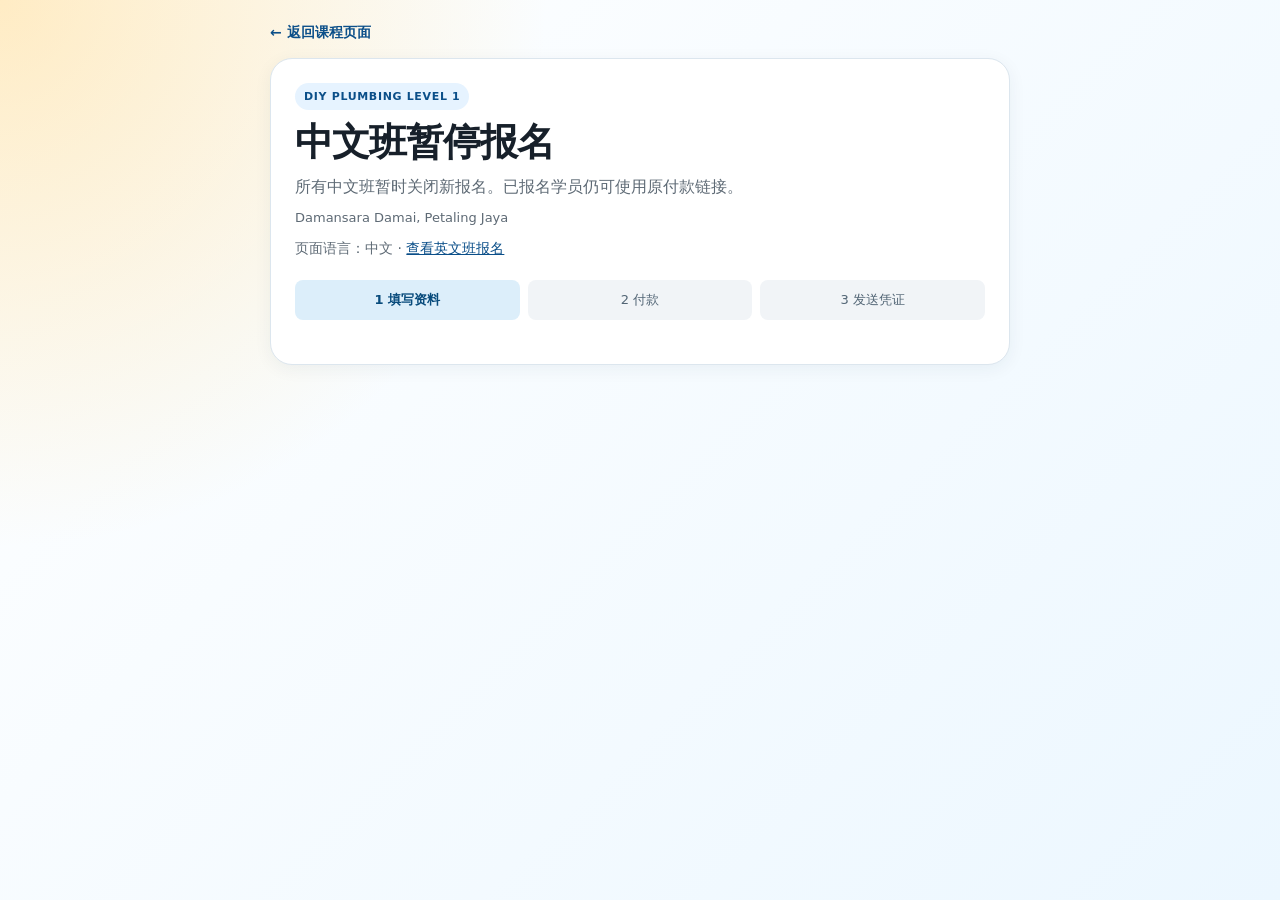
<file: zh/register.html>
<!doctype html>
<html lang="zh-Hans">
<head>
  <meta charset="utf-8">
  <meta name="viewport" content="width=device-width, initial-scale=1">
  <title>报名 | 家居水管维修实作课</title>
  <meta name="description" content="报名参加2026年10月在 Damansara Damai 举行的零基础家居水管维修实作课。">
  <!-- Meta Pixel Code: DIY Plumbing Mandarin September Meta Ads -->
  <script>
    !function(f,b,e,v,n,t,s)
    {if(f.fbq)return;n=f.fbq=function(){n.callMethod?
    n.callMethod.apply(n,arguments):n.queue.push(arguments)};
    if(!f._fbq)f._fbq=n;n.push=n;n.loaded=!0;n.version='2.0';
    n.queue=[];t=b.createElement(e);t.async=!0;
    t.src=v;s=b.getElementsByTagName(e)[0];
    s.parentNode.insertBefore(t,s)}(window, document,'script',
    'https://connect.facebook.net/en_US/fbevents.js');
    fbq('init', '1644467059955423');
    fbq('track', 'PageView');
    fbq('track', 'InitiateCheckout', {
      content_name: 'DIY Plumbing Level 1 Mandarin - October and November 2026',
      content_category: 'Workshop',
      value: 280,
      currency: 'MYR'
    });
  </script>
  <noscript>
    <img height="1" width="1" style="display:none"
      src="https://www.facebook.com/tr?id=1644467059955423&ev=PageView&noscript=1">
  </noscript>
  <!-- End Meta Pixel Code -->

  <style>
    :root {
      --ink: #17202a;
      --muted: #5e6a75;
      --blue: #1167b1;
      --blue-dark: #0b4f89;
      --yellow: #ffc857;
      --green: #168a5b;
      --cream: #fff8eb;
      --soft: #f4f8fb;
      --line: #dce6ee;
      --danger: #d64545;
      --shadow: 0 18px 45px rgba(14, 44, 69, .14);
      --radius: 22px;
    }

    * { box-sizing: border-box; }

    body {
      margin: 0;
      font-family: Inter, ui-sans-serif, system-ui, -apple-system, BlinkMacSystemFont, "Segoe UI", sans-serif;
      color: var(--ink);
      background:
        radial-gradient(circle at top left, rgba(255, 200, 87, .35), transparent 35%),
        linear-gradient(135deg, #ffffff 0%, #ecf7ff 100%);
      line-height: 1.55;
      min-height: 100vh;
    }

    a { color: inherit; }

    .wrap {
      width: min(980px, calc(100% - 36px));
      margin: 0 auto;
      padding: 34px 0 50px;
    }

    .back {
      display: inline-flex;
      color: var(--blue-dark);
      font-weight: 850;
      text-decoration: none;
      margin-bottom: 22px;
    }

    .page-grid {
      display: grid;
      grid-template-columns: .9fr 1.1fr;
      gap: 26px;
      align-items: start;
    }

    .panel {
      background: white;
      border: 1px solid var(--line);
      border-radius: var(--radius);
      box-shadow: var(--shadow);
      padding: 26px;
    }

    .eyebrow {
      display: inline-flex;
      padding: 8px 12px;
      border-radius: 999px;
      background: #e6f3ff;
      color: var(--blue-dark);
      font-size: 13px;
      font-weight: 900;
      text-transform: uppercase;
      letter-spacing: .06em;
      margin-bottom: 16px;
    }

    h1 {
      font-size: clamp(34px, 4.8vw, 54px);
      line-height: 1;
      margin: 0 0 12px;
      letter-spacing: -.045em;
    }

    h2 {
      margin: 0 0 14px;
      font-size: 24px;
      letter-spacing: -.02em;
    }

    p {
      color: var(--muted);
      margin: 0 0 14px;
    }

    .facts {
      display: grid;
      gap: 10px;
      margin-top: 20px;
    }

    .fact {
      background: var(--soft);
      border: 1px solid var(--line);
      border-radius: 16px;
      padding: 13px 14px;
      font-weight: 850;
    }

    .fact span {
      display: block;
      color: var(--muted);
      font-size: 12px;
      text-transform: uppercase;
      letter-spacing: .06em;
      font-weight: 800;
    }

    .price-note {
      margin-top: 18px;
      color: #3b2b00;
      background: #fff1bf;
      border: 1px solid #ffe08a;
      border-radius: 16px;
      padding: 14px 16px;
      font-weight: 850;
    }

    form {
      display: grid;
      gap: 16px;
    }

    label {
      display: grid;
      gap: 7px;
      font-weight: 850;
    }

    input,
    select,
    textarea {
      width: 100%;
      border: 1px solid #cfdce6;
      border-radius: 14px;
      padding: 13px 14px;
      font: inherit;
      color: var(--ink);
      background: white;
    }

    textarea {
      min-height: 96px;
      resize: vertical;
    }

    input:focus,
    select:focus,
    textarea:focus {
      outline: 3px solid rgba(17, 103, 177, .16);
      border-color: var(--blue);
    }

    .field-note {
      color: var(--muted);
      font-size: 13px;
      font-weight: 500;
    }

    .radio-grid {
      display: grid;
      grid-template-columns: repeat(2, 1fr);
      gap: 10px;
    }

    .radio-card {
      border: 1px solid #cfdce6;
      border-radius: 16px;
      padding: 13px;
      font-weight: 850;
      display: flex;
      gap: 9px;
      align-items: flex-start;
      cursor: pointer;
      background: white;
    }

    .radio-card input {
      width: auto;
      margin-top: 4px;
    }

    .radio-card.is-sold-out {
      background: #f3f6f9;
      color: #7a8a9a;
      border-style: dashed;
      cursor: not-allowed;
    }

    .radio-card.is-sold-out input {
      cursor: not-allowed;
    }

    .sold-out-note {
      display: block;
      margin-top: 4px;
      color: #d04444;
      font-size: 13px;
      font-weight: 950;
    }

    .btn {
      display: inline-flex;
      align-items: center;
      justify-content: center;
      border: 0;
      border-radius: 999px;
      padding: 15px 22px;
      text-decoration: none;
      font-weight: 950;
      background: var(--blue);
      color: white;
      box-shadow: 0 12px 24px rgba(17, 103, 177, .24);
      cursor: pointer;
      font-size: 16px;
    }

    .privacy {
      color: var(--muted);
      font-size: 13px;
      margin: -4px 0 0;
    }

    @media (max-width: 840px) {
      .page-grid { grid-template-columns: 1fr; }
    }

    @media (max-width: 520px) {
      .radio-grid { grid-template-columns: 1fr; }
      .panel { padding: 22px; }
    }
  [hidden] { display: none !important; }

.consent-section { display:grid; gap:14px; padding:20px; border:1px solid var(--line,#dce5eb); border-radius:16px; background:var(--soft,#f4f8fc); }
.consent-section h3 { margin:0; font-size:19px; }
.consent-section p { margin:0; font-size:14px; line-height:1.7; overflow-wrap:anywhere; }
.consent-option { display:flex; gap:12px; align-items:flex-start; padding:14px; background:white; font-size:14px; font-weight:400; line-height:1.65; cursor:pointer; }
.consent-option input[type=checkbox] { width:20px; height:20px; flex:0 0 20px; margin:3px 0 0; padding:0; accent-color:#1167b1; }
.consent-section small { font-size:13px; font-weight:400; }
</style>
<link rel="stylesheet" href="../booking-flow.css">
</head>
<body data-language="ZH" class="registration-page"><main class="wrap"><a class="back" href="index.html">← 返回课程页面</a><section class="panel"><header class="booking-header"><div class="eyebrow">DIY Plumbing Level 1</div><h1>选择日期与票种</h1><p>先选择日期与票种，再填写联络资料。</p><p class="location-line">Damansara Damai, Petaling Jaya</p><p class="page-language">页面语言：中文 · <a id="switch-language" href="../register.html">English</a></p></header><ol class="booking-progress" aria-label="报名进度"><li aria-current="step">1 填写资料</li><li>2 付款</li><li>3 发送凭证</li></ol><aside id="payment-resume" class="payment-resume" hidden></aside><form hidden action="https://formspree.io/f/mojbnpwl" method="POST">
    <input type="hidden" name="_subject" value="New DIY Plumbing October Registration">
    <input type="hidden" name="_next" value="https://ronald-tech888.github.io/diy-plumbing-rm350/zh/thanks.html">
    <input name="_gotcha" type="text" style="display:none" tabindex="-1" autocomplete="off">
<div class="choice-grid" id="booking-choices"><label>日期 *<select id="session" name="Session ID" required style="padding:14px;width:100%;font:inherit"><option value="">请选择日期</option></select></label><label>票种 *<select id="ticket" name="Ticket" required style="padding:14px;width:100%;font:inherit"></select></label></div><div id="order-summary" class="order-summary" role="status" aria-live="polite"></div><button type="button" id="edit-booking" class="edit-booking" hidden aria-controls="booking-choices" aria-expanded="false">修改班期或票种</button><details class="price-disclosure"><summary>票价与优惠规则</summary><p id="price-policy"></p></details>
    <label>姓名 *<input name="Full Name" autocomplete="name" required maxlength="120"></label>
    <label>电邮地址 *<input name="email" type="email" autocomplete="email" required></label>
    <label>WhatsApp / 手机号码 *<input name="WhatsApp / Mobile" type="tel" autocomplete="tel" required pattern="[+0-9 ()\-]{8,24}"></label>


    <label id="buddy-field" hidden>同伴姓名 *<input name="Buddy Participant" id="buddy-name" maxlength="120"></label>
    <!-- Refer By field -->
    <label for="referby">Refer By（你是如何知道我们的？）<input type="text" id="referby" name="Refer By" placeholder="例如：朋友、Instagram、Facebook、Google、WhatsApp等"></label>

<section class="consent-section" aria-labelledby="pdpa-heading"><h3 id="pdpa-heading">个人资料保护与隐私</h3><p>资料用于报名、付款及课程管理。你可联系主办方申请查阅、更正，或在适用情况下撤回同意。</p><details id="privacy-details"><summary>阅读全文</summary><p>提交本表格即表示我知悉，DIY Plumbing课程主办方可根据马来西亚《2010年个人资料保护法令》（Act 709），收集、处理和储存我提供的个人资料，用于报名、付款、课程行政管理、沟通、证书、安全，以及其他与课程合理相关的用途。</p><p>在上述用途合理需要的范围内，相关资料可能与参与课程筹办及授课的导师、场地、培训合作伙伴和服务供应商共享。除法律要求或取得适当同意外，资料不会披露给无关第三方。</p><p>我可通过WhatsApp <a href="https://wa.me/60133083049">+6013-308-3049</a> 或电邮 <a href="mailto:purchasingpoweruser@gmail.com">purchasingpoweruser@gmail.com</a> 联系主办方，申请查阅或更正个人资料，或在适用情况下撤回同意。</p></details><label class="radio-card consent-option"><input id="pdpa-ack" type="checkbox" name="PDPA Acknowledgement" value="I have read and understood the Personal Data Protection &amp; Privacy Notice" required><span>我已阅读并理解上述个人资料保护与隐私说明。*</span></label></section>
<section class="consent-section optional-permissions" aria-labelledby="permissions-heading"><h3 id="permissions-heading">可选授权</h3>
<label class="radio-card consent-option"><input type="checkbox" name="Photo and Video Consent" value="I consent to identifiable photos and videos being used"><span>我同意课程期间拍摄、可辨认出我的照片或视频，用于活动记录、社交媒体和宣传用途。<span class="field-note">可选</span></span></label>
<label class="radio-card consent-option"><input type="checkbox" name="Marketing Consent" value="I agree to receive future workshop and programme updates"><span>我同意通过WhatsApp、电邮或其他沟通渠道，接收未来DIY Plumbing工作坊、课程及相关项目的信息。<span class="field-note">可选</span></span></label>
</section>
<p class="privacy">可选授权并非报名条件；不勾选也可以参加课程。</p>
    <button class="btn" type="submit">提交并前往付款</button>
    <p id="form-error" role="alert"></p><p class="privacy">名额以核实到账及班次确认为准。开课前3天内不退款，可转让名额。</p>
    </form></section><noscript>请开启JavaScript或联系Ronald：+60133083049。</noscript></main><script src="../sessions.js"></script><script src="../tickets.js"></script><script src="../booking-display.js"></script><script src="../booking-memory.js"></script><script src="../registration.js"></script></body></html>
</file>
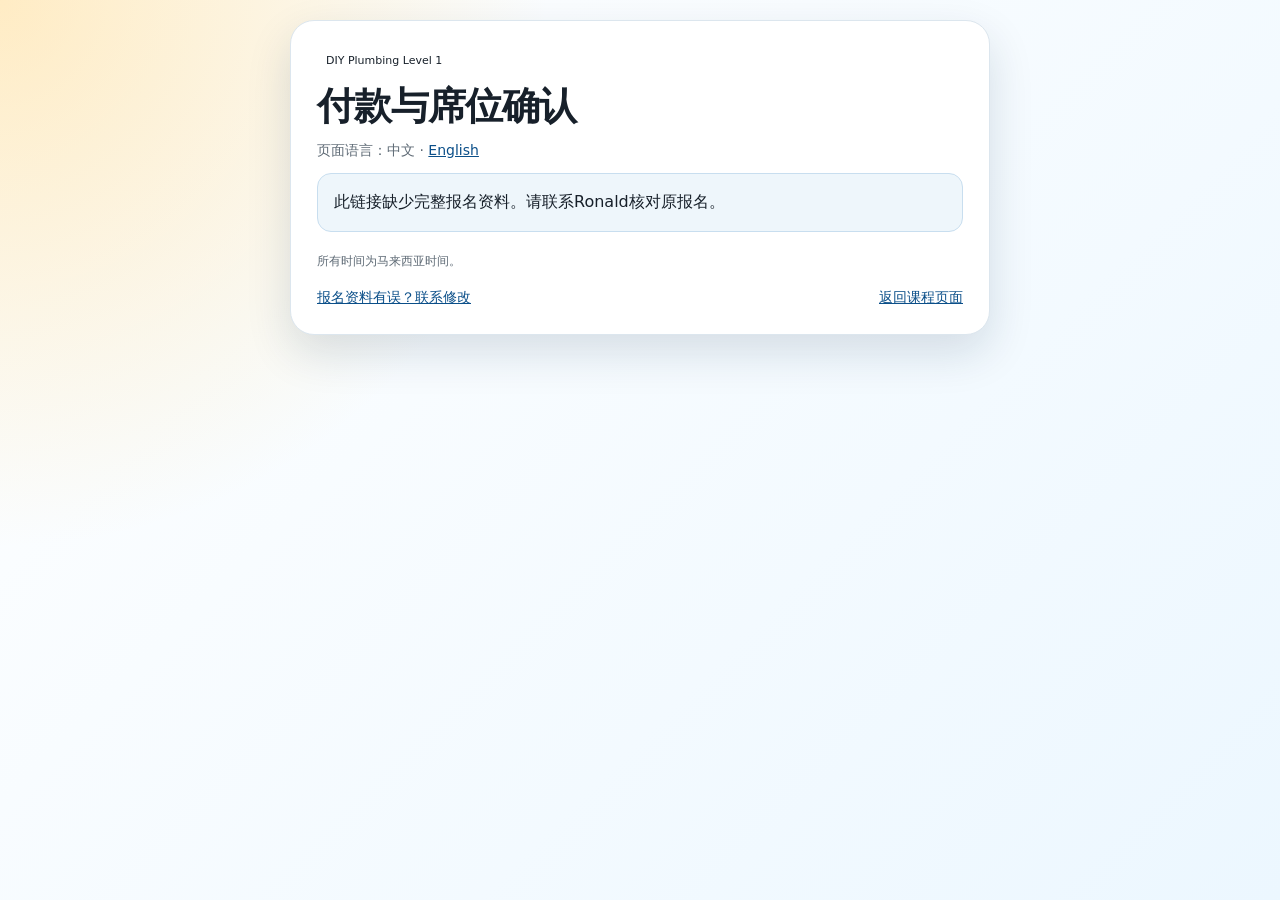
<file: zh/thanks.html>
<!doctype html>
<html lang="zh-Hans">
<head>
  <meta charset="utf-8">
  <meta name="viewport" content="width=device-width, initial-scale=1">
  <title>报名已收到 | 10月家居水管维修实作课</title>
  <meta name="description" content="完成 RM280 付款并发送凭证，确认2026年10月家居水管维修实作课名额。">

  <!-- Meta Pixel Code: DIY Plumbing Mandarin September Meta Ads -->
  <script>
    !function(f,b,e,v,n,t,s)
    {if(f.fbq)return;n=f.fbq=function(){n.callMethod?
    n.callMethod.apply(n,arguments):n.queue.push(arguments)};
    if(!f._fbq)f._fbq=n;n.push=n;n.loaded=!0;n.version='2.0';
    n.queue=[];t=b.createElement(e);t.async=!0;
    t.src=v;s=b.getElementsByTagName(e)[0];
    s.parentNode.insertBefore(t,s)}(window, document,'script',
    'https://connect.facebook.net/en_US/fbevents.js');
    fbq('init', '1644467059955423');
    fbq('track', 'PageView');
  </script>
  <noscript>
    <img height="1" width="1" style="display:none"
      src="https://www.facebook.com/tr?id=1644467059955423&ev=PageView&noscript=1">
  </noscript>
  <!-- End Meta Pixel Code -->

  <style>
    :root {
      --ink: #17202a;
      --muted: #5e6a75;
      --blue: #1167b1;
      --blue-dark: #0b4f89;
      --yellow: #ffc857;
      --green: #168a5b;
      --soft: #f4f8fb;
      --line: #dce6ee;
      --shadow: 0 18px 45px rgba(14, 44, 69, .14);
      --radius: 24px;
    }

    * { box-sizing: border-box; }

    body {
      margin: 0;
      min-height: 100vh;
      display: grid;
      place-items: center;
      padding: 28px 18px;
      font-family: Inter, ui-sans-serif, system-ui, -apple-system, BlinkMacSystemFont, "Segoe UI", sans-serif;
      color: var(--ink);
      background:
        radial-gradient(circle at top left, rgba(255, 200, 87, .35), transparent 35%),
        linear-gradient(135deg, #ffffff 0%, #ecf7ff 100%);
      line-height: 1.55;
    }

    .card {
      width: min(820px, 100%);
      background: white;
      border: 1px solid var(--line);
      border-radius: var(--radius);
      padding: clamp(28px, 5vw, 48px);
      box-shadow: var(--shadow);
      text-align: center;
    }

    .icon {
      width: 72px;
      height: 72px;
      border-radius: 50%;
      display: grid;
      place-items: center;
      margin: 0 auto 20px;
      background: #def7ec;
      color: var(--green);
      font-size: 38px;
      font-weight: 950;
    }

    h1 {
      margin: 0 0 12px;
      font-size: clamp(34px, 5vw, 56px);
      line-height: 1;
      letter-spacing: -.045em;
    }

    p {
      color: var(--muted);
      font-size: 18px;
      margin: 0 auto 18px;
      max-width: 620px;
    }

    .next {
      background: var(--soft);
      border: 1px solid var(--line);
      border-radius: 18px;
      padding: 18px;
      text-align: left;
      margin: 26px auto;
      max-width: 560px;
    }

    .next strong {
      display: block;
      margin-bottom: 8px;
      font-size: 18px;
    }

    .next ol {
      margin: 0;
      padding-left: 22px;
      color: var(--muted);
    }

    .payment {
      background: #fffaf1;
      border: 2px solid #ffe2b5;
      border-radius: 20px;
      padding: 22px;
      margin: 24px auto;
      text-align: left;
      max-width: 640px;
    }

    .payment h2 {
      margin: 0 0 14px;
      color: #b06900;
      font-size: 24px;
      letter-spacing: -.02em;
    }

    .payment p {
      margin: 8px 0;
      font-size: 17px;
      color: #2d3339;
      max-width: none;
    }

    .payment strong {
      color: var(--blue-dark);
    }

    .pay-actions {
      display: grid;
      grid-template-columns: 1fr 1fr;
      gap: 12px;
      margin: 20px auto 8px;
      max-width: 640px;
    }

    .contact-card {
      border-radius: 18px;
      padding: 16px;
      text-align: center;
      text-decoration: none;
      font-weight: 950;
    }

    .whatsapp {
      background: #25D366;
      color: white;
    }

    .email {
      background: var(--soft);
      color: var(--blue-dark);
      border: 1px solid var(--line);
    }

    .urgent-note {
      background: #fff1bf;
      border: 1px solid #ffe08a;
      border-radius: 16px;
      padding: 14px 16px;
      color: #3b2b00;
      font-weight: 850;
      max-width: 640px;
      margin: 18px auto;
    }

    .btn-row {
      display: flex;
      flex-wrap: wrap;
      justify-content: center;
      gap: 12px;
      margin-top: 22px;
    }

    .btn {
      display: inline-flex;
      align-items: center;
      justify-content: center;
      border-radius: 999px;
      padding: 14px 22px;
      text-decoration: none;
      font-weight: 950;
    }

    .btn-primary {
      background: var(--blue);
      color: white;
      box-shadow: 0 12px 24px rgba(17, 103, 177, .24);
    }

    .btn-secondary {
      background: white;
      color: var(--blue-dark);
      border: 1px solid var(--line);
    }

    @media (max-width: 640px) {
      .pay-actions {
        grid-template-columns: 1fr;
      }
    }
  [hidden] { display: none !important; }
  </style>
<link rel="stylesheet" href="../booking-flow.css">
</head>
<body data-language="ZH" class="payment-page"><main class="card"><div class="eyebrow">DIY Plumbing Level 1</div><h1>付款与席位确认</h1><p class="page-language">页面语言：中文 · <a id="switch-language" href="../thanks.html">English</a></p><aside id="payment-resume" class="payment-resume" hidden></aside><div id="booking-summary" class="order-summary" role="status"></div><p id="booking-id" class="short-id"></p><div id="payment-content" hidden><ol class="booking-progress" aria-label="报名进度"><li>1 填写资料</li><li aria-current="step">2 付款</li><li>3 发送凭证</li></ol><p id="registration-status" class="registration-status" role="status"></p>
 <section class="payment-step" id="payment-panel"><h2>完成付款</h2><p class="return-note">付款后请返回此页发送凭证。可复制此页链接保存，方便稍后回来。</p><div class="copy-row save-payment"><span>保留付款指引</span><button type="button" data-copy="payment-page-link">复制此页链接</button></div><span id="payment-page-link" hidden></span><p id="payment-heading" class="payment-total"></p>
 <div class="payment-method"><h3>Hong Leong Bank (HLB)</h3><p>Ong Soon Chong</p><div class="copy-row"><span id="bank-account" class="copy-value">04100099089</span><button type="button" data-copy="bank-account" aria-label="复制银行账号">复制</button></div><div class="payment-qr"><a href="../assets/payment/hlb-ong-soon-chong-v2.jpeg" target="_blank" rel="noopener" aria-label="打开完整付款二维码"><img src="../assets/payment/hlb-ong-soon-chong-v2.jpeg" alt="HLB 付款二维码，收款人 Ong Soon Chong"></a><div class="qr-actions"><a href="../assets/payment/hlb-ong-soon-chong-v2.jpeg" target="_blank" rel="noopener">查看大图</a><a href="../assets/payment/hlb-ong-soon-chong-v2.jpeg" download="hlb-ong-soon-chong-v2.jpeg">下载二维码</a></div><p>使用同一部手机付款？保存图片后，如银行或电子钱包支持相册扫码，可从相册选择此图。付款前核对收款人为 ONG SOON CHONG，并输入上方应付金额。</p></div></div>
 <div class="payment-method"><h3>Touch 'n Go eWallet</h3><p>Ong Soon Chong · 手机／TNG ID</p><div class="copy-row"><span id="tng-account" class="copy-value">133083049</span><button type="button" data-copy="tng-account" aria-label="复制TNG号码">复制</button></div><div class="payment-qr"><a href="../assets/payment/tng-ong-soon-chong.jpeg" target="_blank" rel="noopener" aria-label="打开完整付款二维码"><img src="../assets/payment/tng-ong-soon-chong.jpeg" alt="Touch n Go 付款二维码，收款人 Ong Soon Chong"></a><div class="qr-actions"><a href="../assets/payment/tng-ong-soon-chong.jpeg" target="_blank" rel="noopener">查看大图</a><a href="../assets/payment/tng-ong-soon-chong.jpeg" download="tng-ong-soon-chong.jpeg">下载二维码</a></div><p>使用同一部手机付款？保存图片后，如银行或电子钱包支持相册扫码，可从相册选择此图。付款前核对收款人为 ONG SOON CHONG，并输入上方应付金额。</p></div></div>
 <p class="reference-label">付款备注</p><div class="copy-row"><span id="payment-reference" class="copy-value"></span><button type="button" data-copy="payment-reference" aria-label="复制付款备注">复制</button></div><p id="copy-status" role="status" aria-live="polite"></p><input id="copy-fallback" readonly hidden aria-label="请长按复制"></section>
 <section class="payment-step" id="slip-actions"><h2>发送付款凭证</h2><p>点击下方按钮打开 WhatsApp 后，请手动附上付款截图并发送。</p><a class="btn btn-primary" id="slip-link" target="_blank" rel="noopener">WhatsApp发送付款凭证</a><p class="email-backup"><a id="email-link">或用电邮发送</a></p></section></div>
 <p class="timezone-note">所有时间为马来西亚时间。</p><div class="btn-row"><a class="quiet-link" id="correction-link" href="https://wa.me/60133083049" target="_blank" rel="noopener">报名资料有误？联系修改</a><a class="quiet-link" href="index.html">返回课程页面</a></div></main><script src="../sessions.js"></script><script src="../tickets.js"></script><script src="../booking-display.js"></script><script src="../booking-memory.js"></script><script src="../payment.js"></script></body></html>
</file>
<file: booking-flow.css>
[hidden]{display:none!important}
.registration-page .wrap{width:min(740px,calc(100% - 28px));padding:20px 0 36px}
.registration-page .back{margin-bottom:14px;font-size:14px}
.registration-page .panel{padding:24px}
.registration-page h1,.payment-page h1{font-size:clamp(27px,5vw,38px);line-height:1.2;letter-spacing:-.025em;margin:0 0 10px}
.booking-header{margin-bottom:20px}.booking-header p{margin-bottom:8px}
.booking-header .eyebrow,.payment-page .eyebrow{font-size:11px;padding:5px 9px;margin-bottom:10px}
.location-line{font-size:13px}.location-line a{color:#0b4f89}
.choice-grid{display:grid;grid-template-columns:1fr 1fr;gap:12px}
.registration-page form{gap:14px}.registration-page input,.registration-page select{font-size:16px}
.registration-page select{min-width:0;max-width:100%}.registration-page label{font-size:14px;min-width:0}
.order-summary{background:#eef6fb;border:1px solid #c8deef;border-radius:14px;padding:16px;text-align:left}
.order-summary dl{display:grid;grid-template-columns:1fr 1fr;gap:12px 18px;margin:0}
.order-summary dt{font-size:12px;color:#526575;margin-bottom:3px}.order-summary dd{margin:0;font-size:15px;font-weight:700;color:#12344d;overflow-wrap:anywhere}
.order-summary .order-total{border-top:1px solid #c8deef;margin-top:12px;padding-top:12px;display:flex;justify-content:space-between;align-items:center;gap:12px;color:#12344d}
.order-total strong{font-size:25px;white-space:nowrap}.order-total span{font-size:13px}
.price-disclosure{font-size:13px;color:#526575}.price-disclosure p{margin:10px 0 0;font-size:13px}
.registration-page summary{cursor:pointer;color:#0b4f89;font-weight:650;padding:4px 0}
.registration-page .consent-section{gap:10px;padding:14px}.registration-page .consent-section h3{font-size:16px}
.registration-page .consent-section p{font-size:13px;line-height:1.6}.registration-page .consent-option{padding:10px;font-size:13px;gap:10px}
.registration-page #privacy-details p{margin-top:12px}.registration-page .consent-option input{flex-shrink:0}
.registration-page .btn{width:100%;font-size:16px;padding:16px 12px}.registration-page .privacy{font-size:12px}
.payment-page{padding:20px 14px;display:block}.payment-page .card{max-width:700px;margin:0 auto;padding:26px;text-align:left}
.payment-page p{font-size:14px;margin:0 0 12px;max-width:none}.payment-page h2{font-size:20px;margin:0 0 10px}
.payment-page h3{font-size:16px;margin:0 0 6px}.payment-page .short-id{font-size:12px;margin:10px 0 20px;color:#667582}
.payment-step{border-top:1px solid #dce6ee;padding:22px 0}.payment-step .quiet-link,.email-backup a,.btn-row .quiet-link{color:#0b4f89;text-decoration:underline;font-size:14px}
.payment-method{padding:14px;border:1px solid #dce6ee;border-radius:12px;margin-bottom:14px;background:#fafcfe}
.copy-row{display:flex;gap:12px;align-items:center;justify-content:space-between}.copy-value{font-size:17px;font-weight:700;overflow-wrap:anywhere;min-width:0}
.copy-row button{background:white;color:#0b4f89;border:1px solid #b6cddd;border-radius:8px;font:inherit;font-size:13px;padding:10px 14px;min-height:44px;cursor:pointer;flex-shrink:0}
.payment-page #payment-heading{font-size:25px;font-weight:800;color:#12344d}.payment-page #payment-reference{font-size:13px}
.payment-page #copy-status{font-size:13px;margin-top:10px;color:#145d40}.payment-page #copy-fallback{width:100%;padding:12px;font-size:14px}
.payment-page #slip-link{width:100%;text-align:center;font-size:16px}.payment-page .email-backup{text-align:center;margin-top:14px}
.payment-page .timezone-note{font-size:12px}.payment-page .btn-row{justify-content:space-between;margin-top:16px;gap:14px}
@media(max-width:520px){.choice-grid{grid-template-columns:1fr}.registration-page .panel{padding:18px}.payment-page .card{padding:20px}.order-summary{padding:14px}.order-summary dl{gap:10px 12px}.order-summary dd{font-size:14px}}

.page-language{font-size:14px;margin:10px 0 16px}.page-language a{color:#0b4f89;text-decoration:underline}
.booking-progress{list-style:none;padding:0;display:flex;gap:8px;margin:0 0 20px;font-size:13px;color:#526575}.booking-progress li{flex:1;padding:10px 7px;background:#f1f4f7;border-radius:8px;text-align:center}.booking-progress [aria-current=step]{background:#dceefa;color:#084b7c;font-weight:700}
.registration-page .edit-booking{justify-self:start;border:0;background:none;color:#0b4f89;text-decoration:underline;padding:10px 0;min-height:44px;font:inherit;cursor:pointer}
.registration-status{padding:14px;background:#edf7f1;border:1px solid #c7e4d1;border-radius:10px;color:#205538}

/* Keep emphasis on the booking summary and the primary action. */
.registration-page .panel{box-shadow:0 4px 18px rgba(20,50,75,.06)}
.registration-page label{font-weight:400}.registration-page input,.registration-page select{font-weight:400}
.registration-page h1,.payment-page h1{font-weight:750}.registration-page .btn,.payment-page .btn{font-weight:700;box-shadow:none}
.registration-page .consent-section{background:transparent;border:0;border-top:1px solid #dce6ee;border-radius:0;padding:16px 0 0}
.registration-page .consent-section h3{font-weight:600}.registration-page .consent-option{border:0;border-radius:0;padding:8px 0;background:transparent;box-shadow:none}
.registration-page .optional-permissions{gap:6px}.registration-page .optional-permissions .field-note{font-size:12px;color:#526575}
.payment-resume{padding:14px;border:1px solid #c8deef;border-radius:10px;background:#f4f9fc;margin:0 0 20px;font-size:14px;line-height:1.6}
.payment-resume a{display:block;color:#0b4f89;font-weight:600;padding-top:8px}.payment-resume p{margin:0;font-size:13px}
.save-payment{margin:12px 0 20px;font-size:13px}.payment-page .return-note{color:#526575}

.payment-qr{margin-top:18px}.payment-qr img{display:block;width:100%;max-width:400px;height:auto;margin:0 auto;border-radius:8px}.qr-actions{display:flex;flex-wrap:wrap;gap:8px 20px;margin:12px 0}.qr-actions a{color:#0b4f89;text-decoration:underline;min-height:44px;display:inline-flex;align-items:center;font-size:14px}.payment-qr p{font-size:13px;color:#526575;line-height:1.6}
</file>
